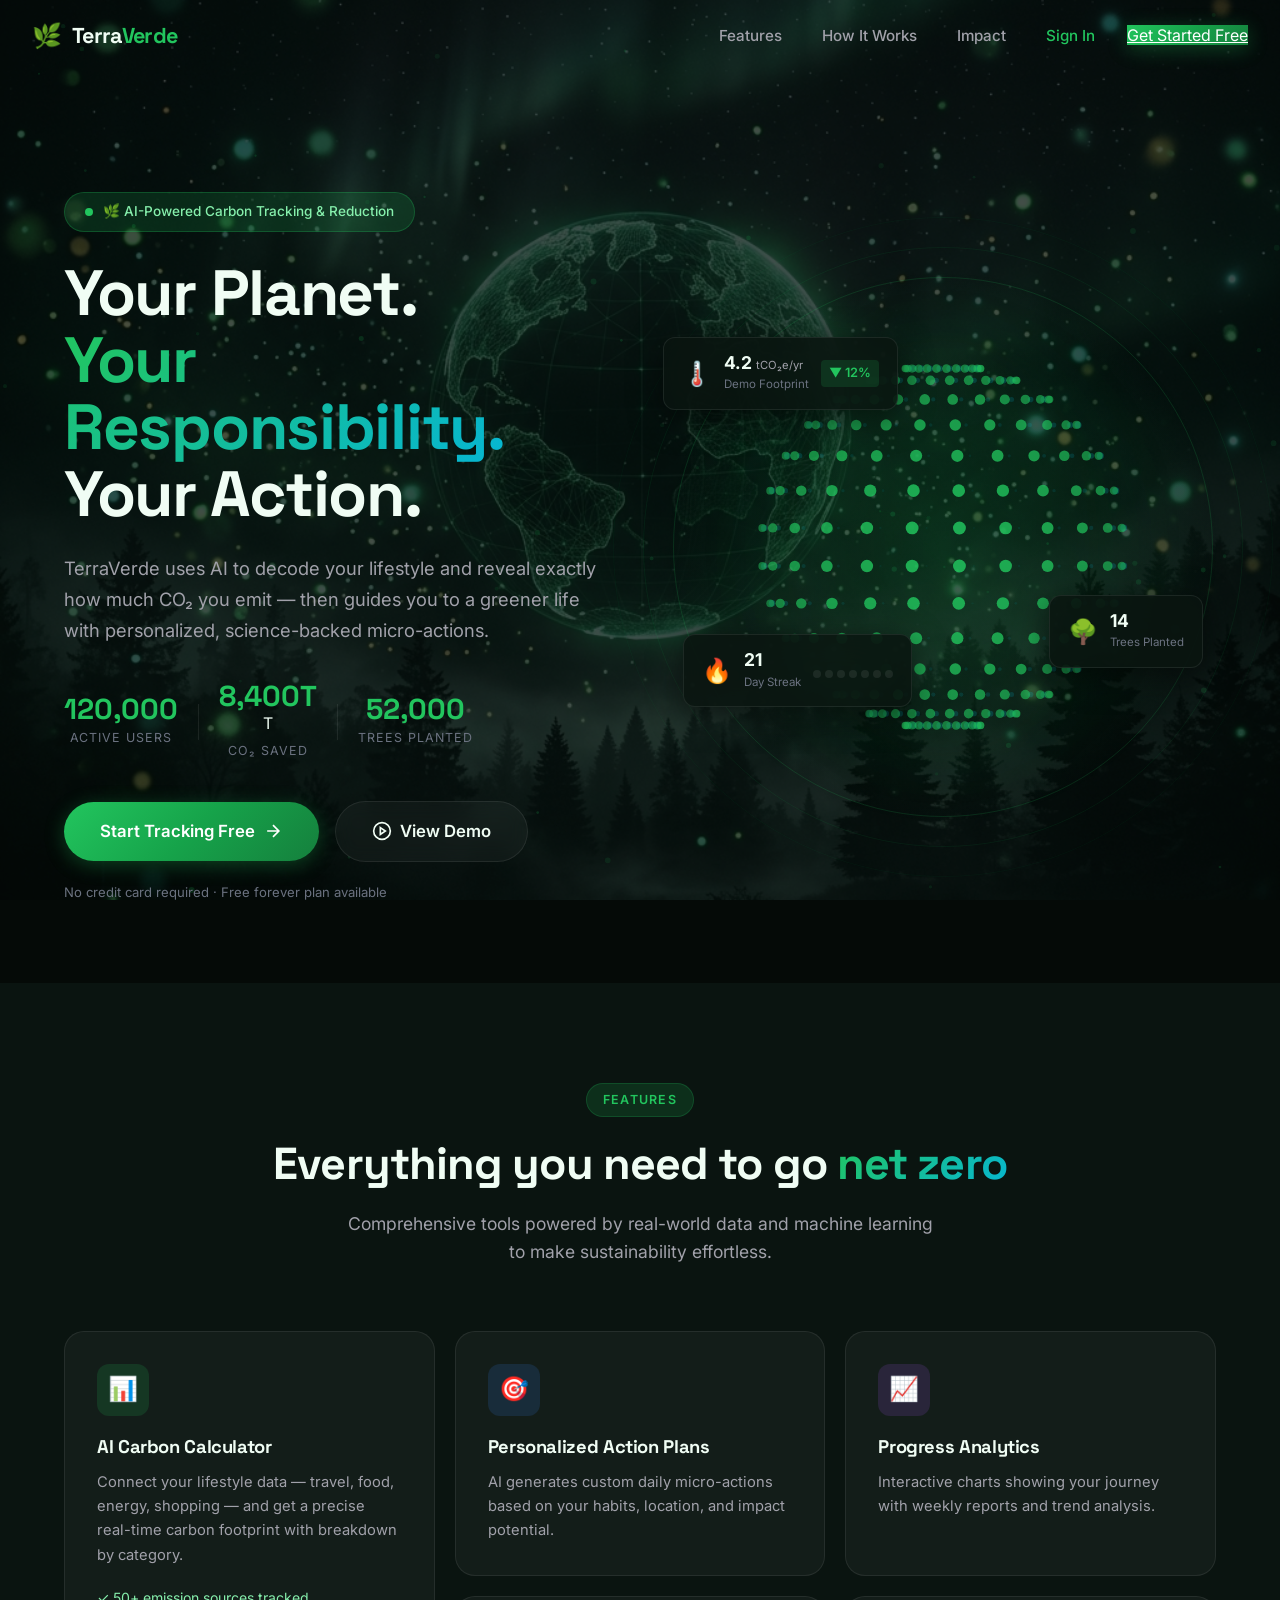
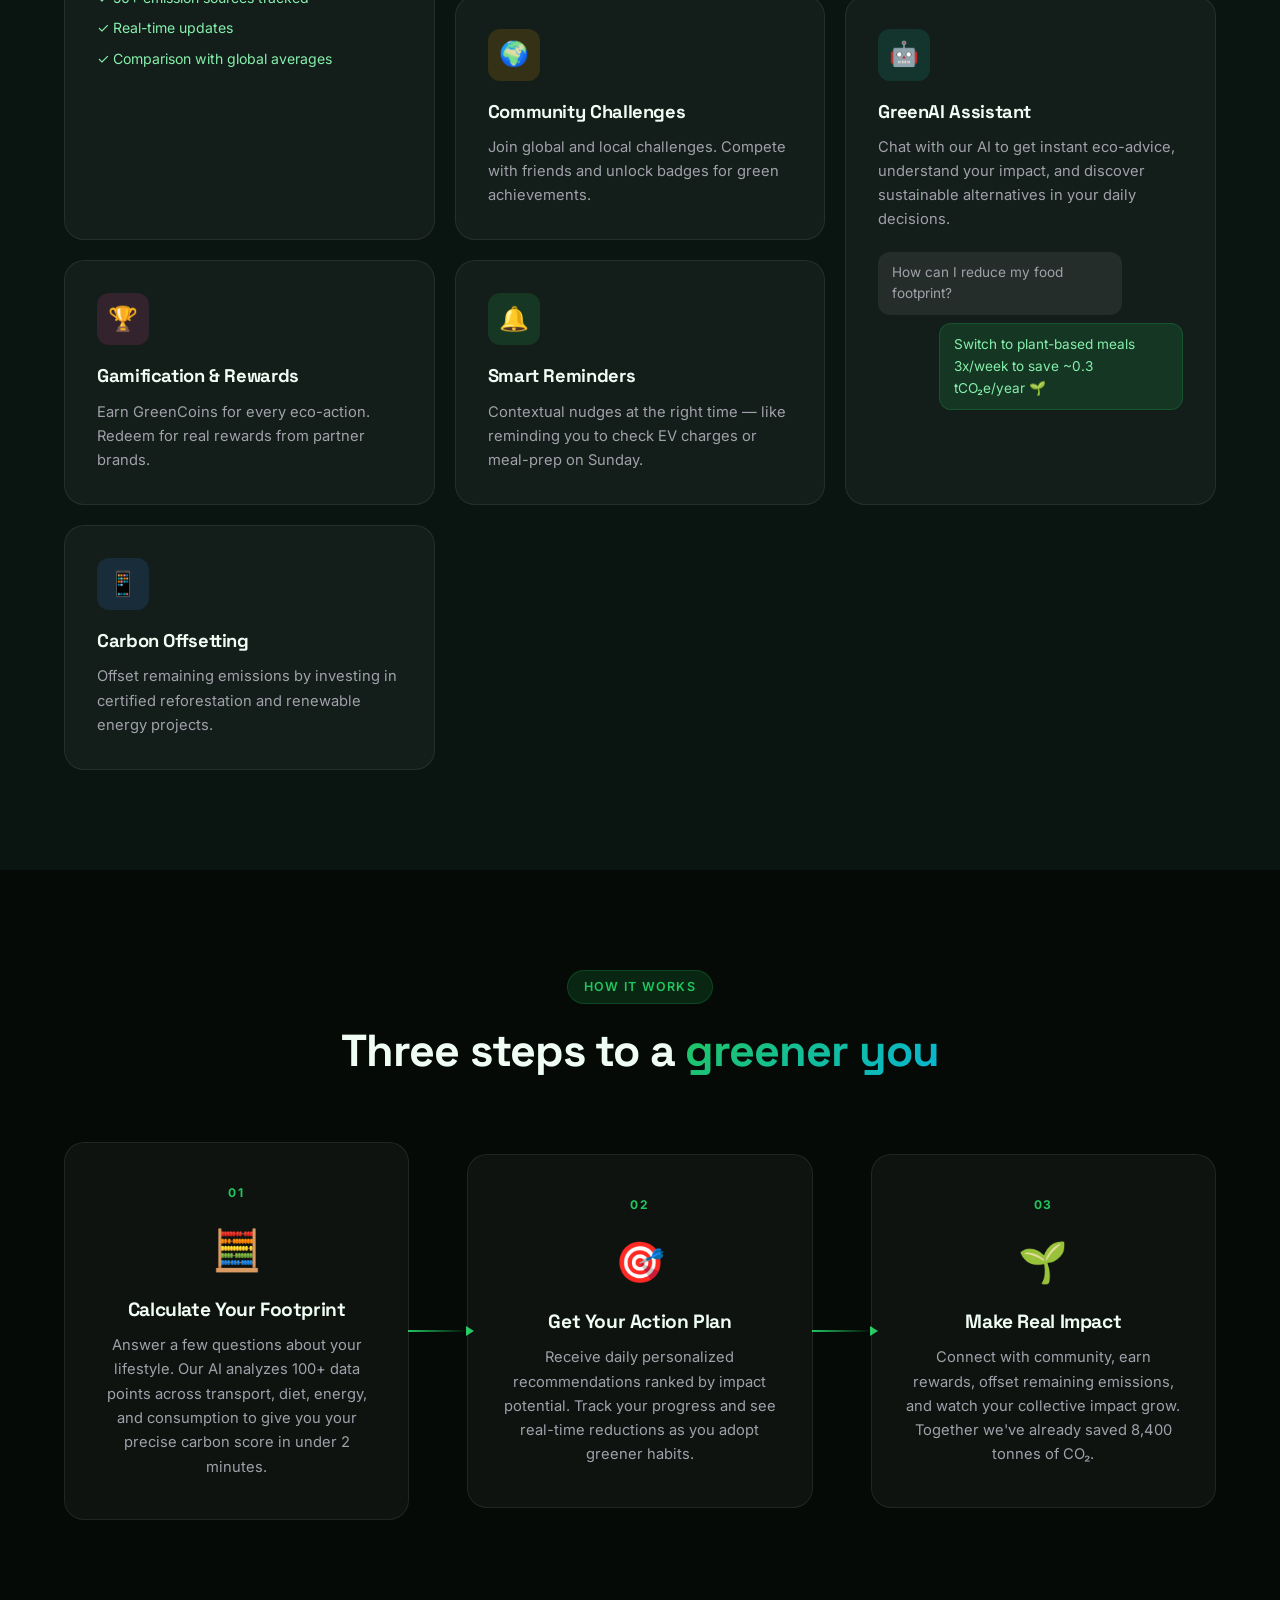
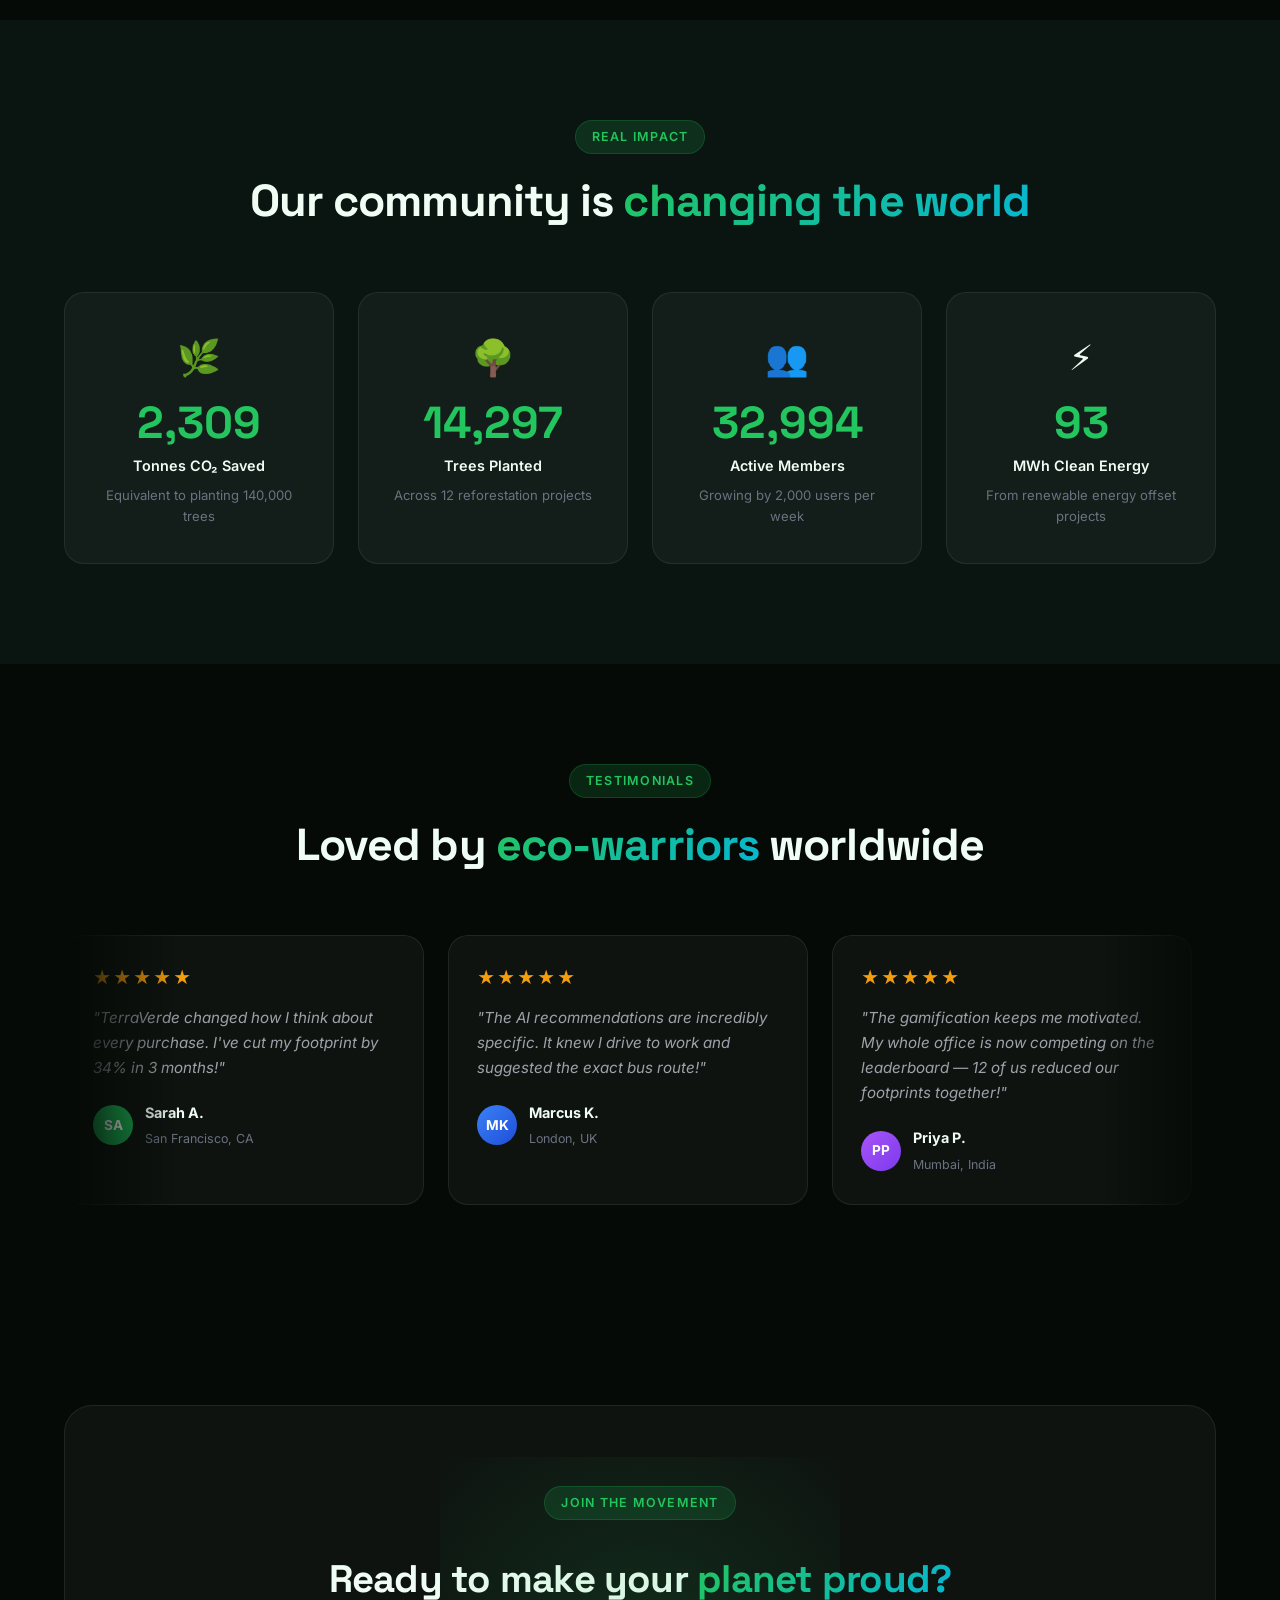
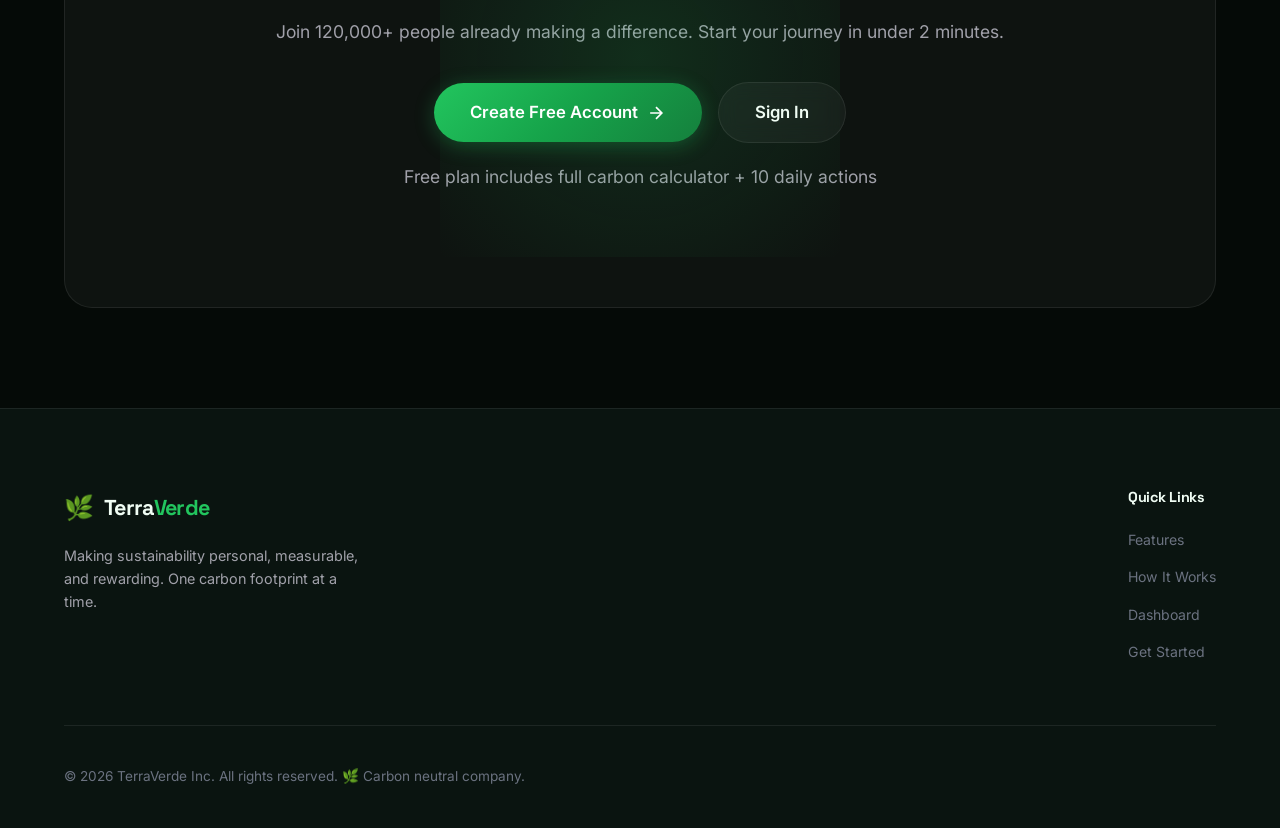
<file: index.html>
<!DOCTYPE html>
<html lang="en">
<head>
  <meta charset="UTF-8" />
  <meta name="viewport" content="width=device-width, initial-scale=1.0" />
  <meta name="color-scheme" content="dark" />
  <title>TerraVerde — Track. Reduce. Restore.</title>
  <meta name="description" content="TerraVerde helps you understand, track, and reduce your personal carbon footprint with AI-powered insights and real-time data. Join the planet's most intelligent sustainability movement." />
  <link rel="preconnect" href="https://fonts.googleapis.com" />
  <link rel="preconnect" href="https://fonts.gstatic.com" crossorigin />
  <link href="https://fonts.googleapis.com/css2?family=Inter:wght@300;400;500;600;700;800;900&family=Space+Grotesk:wght@300;400;500;600;700&display=swap" rel="stylesheet" />
  <link rel="stylesheet" href="styles.css" />
  <script>
    {
      const colorScheme = localStorage.getItem("color-scheme");
      if (colorScheme) {
        document.querySelector('meta[name="color-scheme"]').content = colorScheme;
      }
    }
  </script>
</head>
<body class="landing-body">

  <!-- Particle Canvas -->
  <canvas id="particle-canvas"></canvas>

  <!-- Animated BG Orbs -->
  <div class="bg-orbs">
    <div class="orb orb-1"></div>
    <div class="orb orb-2"></div>
    <div class="orb orb-3"></div>
  </div>

  <!-- =========== NAVBAR =========== -->
  <nav class="navbar" id="navbar">
    <div class="nav-container">
      <a href="index.html" class="nav-logo">
        <span class="logo-icon">🌿</span>
        <span class="logo-text">Terra<span class="logo-accent">Verde</span></span>
      </a>
      <ul class="nav-links" id="nav-links">
        <li><a href="#features" class="nav-link">Features</a></li>
        <li><a href="#how-it-works" class="nav-link">How It Works</a></li>
        <li><a href="#impact" class="nav-link">Impact</a></li>
        <li><a href="login.html" class="nav-link nav-cta-link">Sign In</a></li>
        <li><a href="signup.html" class="nav-btn btn-primary">Get Started Free</a></li>
      </ul>
      <button class="nav-hamburger" id="nav-hamburger" aria-label="Toggle menu">
        <span></span><span></span><span></span>
      </button>
    </div>
  </nav>

  <!-- =========== HERO SECTION =========== -->
  <section class="hero" id="hero">
    <div class="hero-content">
      <div class="hero-badge reveal-up">
        <span class="badge-dot"></span>
        <span>🌿 AI-Powered Carbon Tracking & Reduction</span>
      </div>
      <h1 class="hero-title reveal-up delay-1">
        Your Planet.<br/>
        <span class="gradient-text">Your Responsibility.</span><br/>
        Your Action.
      </h1>
      <p class="hero-subtitle reveal-up delay-2">
        TerraVerde uses AI to decode your lifestyle and reveal exactly how much CO₂ you emit — then guides you to a greener life with personalized, science-backed micro-actions.
      </p>
      <div class="hero-stats reveal-up delay-3">
        <div class="stat-pill">
          <span class="stat-num" id="stat-users" data-target="120000">0</span>
          <span class="stat-label">Active Users</span>
        </div>
        <div class="stat-divider"></div>
        <div class="stat-pill">
          <span class="stat-num" id="stat-co2" data-target="8400" data-suffix="T">0</span><span id="stat-co2-suffix">T</span>
          <span class="stat-label">CO₂ Saved</span>
        </div>
        <div class="stat-divider"></div>
        <div class="stat-pill">
          <span class="stat-num" id="stat-trees" data-target="52000">0</span>
          <span class="stat-label">Trees Planted</span>
        </div>
      </div>
      <div class="hero-cta reveal-up delay-4">
        <a href="signup.html" class="btn btn-primary btn-large btn-glow">
          <span>Start Tracking Free</span>
          <svg width="20" height="20" viewBox="0 0 24 24" fill="none" stroke="currentColor" stroke-width="2"><path d="M5 12h14M12 5l7 7-7 7"/></svg>
        </a>
        <a href="dashboard.html" class="btn btn-ghost btn-large">
          <svg width="20" height="20" viewBox="0 0 24 24" fill="none" stroke="currentColor" stroke-width="2"><circle cx="12" cy="12" r="10"/><polygon points="10 8 16 12 10 16 10 8"/></svg>
          <span>View Demo</span>
        </a>
      </div>
      <p class="hero-note reveal-up delay-5">No credit card required · Free forever plan available</p>
    </div>
    <div class="hero-visual reveal-right delay-2">
      <div class="globe-container">
        <div class="globe-glow"></div>
        <canvas id="globe-canvas" width="480" height="480"></canvas>
        <div class="globe-ring globe-ring-1"></div>
        <div class="globe-ring globe-ring-2"></div>
        <div class="globe-ring globe-ring-3"></div>
        <!-- Floating Cards -->
        <div class="floating-card card-co2">
          <div class="card-icon">🌡️</div>
          <div class="card-info">
            <span class="card-val"><span id="demo-footprint">0</span> <small>tCO₂e/yr</small></span>
            <span class="card-label">Demo Footprint</span>
          </div>
          <div class="card-trend down" id="demo-trend">▼ 0%</div>
        </div>
        <div class="floating-card card-streak">
          <div class="card-icon">🔥</div>
          <div class="card-info">
            <span class="card-val" id="demo-streak">0</span>
            <span class="card-label">Day Streak</span>
          </div>
          <div class="streak-dots" id="demo-streak-dots">
          </div>
        </div>
        <div class="floating-card card-trees">
          <div class="card-icon">🌳</div>
          <div class="card-info">
            <span class="card-val" id="demo-trees">0</span>
            <span class="card-label">Trees Planted</span>
          </div>
        </div>
      </div>
    </div>
  </section>

  <!-- =========== FEATURES SECTION =========== -->
  <section class="features section" id="features">
    <div class="container">
      <div class="section-header">
        <span class="section-tag">Features</span>
        <h2 class="section-title reveal-up">Everything you need to go <span class="gradient-text">net zero</span></h2>
        <p class="section-subtitle reveal-up delay-1">Comprehensive tools powered by real-world data and machine learning to make sustainability effortless.</p>
      </div>
      <div class="features-grid">
        <div class="feature-card card-large reveal-up">
          <div class="feature-icon-wrap icon-green">
            <span>📊</span>
          </div>
          <h3>AI Carbon Calculator</h3>
          <p>Connect your lifestyle data — travel, food, energy, shopping — and get a precise real-time carbon footprint with breakdown by category.</p>
          <ul class="feature-list">
            <li>✓ 50+ emission sources tracked</li>
            <li>✓ Real-time updates</li>
            <li>✓ Comparison with global averages</li>
          </ul>
        </div>
        <div class="feature-card reveal-up delay-1">
          <div class="feature-icon-wrap icon-blue">
            <span>🎯</span>
          </div>
          <h3>Personalized Action Plans</h3>
          <p>AI generates custom daily micro-actions based on your habits, location, and impact potential.</p>
        </div>
        <div class="feature-card reveal-up delay-2">
          <div class="feature-icon-wrap icon-purple">
            <span>📈</span>
          </div>
          <h3>Progress Analytics</h3>
          <p>Interactive charts showing your journey with weekly reports and trend analysis.</p>
        </div>
        <div class="feature-card reveal-up delay-1">
          <div class="feature-icon-wrap icon-orange">
            <span>🌍</span>
          </div>
          <h3>Community Challenges</h3>
          <p>Join global and local challenges. Compete with friends and unlock badges for green achievements.</p>
        </div>
        <div class="feature-card card-large reveal-up delay-2">
          <div class="feature-icon-wrap icon-teal">
            <span>🤖</span>
          </div>
          <h3>GreenAI Assistant</h3>
          <p>Chat with our AI to get instant eco-advice, understand your impact, and discover sustainable alternatives in your daily decisions.</p>
          <div class="chat-preview">
            <div class="chat-msg bot">How can I reduce my food footprint?</div>
            <div class="chat-msg user">Switch to plant-based meals 3x/week to save ~0.3 tCO₂e/year 🌱</div>
          </div>
        </div>
        <div class="feature-card reveal-up delay-3">
          <div class="feature-icon-wrap icon-pink">
            <span>🏆</span>
          </div>
          <h3>Gamification & Rewards</h3>
          <p>Earn GreenCoins for every eco-action. Redeem for real rewards from partner brands.</p>
        </div>
        <div class="feature-card reveal-up delay-1">
          <div class="feature-icon-wrap icon-green">
            <span>🔔</span>
          </div>
          <h3>Smart Reminders</h3>
          <p>Contextual nudges at the right time — like reminding you to check EV charges or meal-prep on Sunday.</p>
        </div>
        <div class="feature-card reveal-up delay-2">
          <div class="feature-icon-wrap icon-blue">
            <span>📱</span>
          </div>
          <h3>Carbon Offsetting</h3>
          <p>Offset remaining emissions by investing in certified reforestation and renewable energy projects.</p>
        </div>
      </div>
    </div>
  </section>

  <!-- =========== HOW IT WORKS =========== -->
  <section class="how-it-works section" id="how-it-works">
    <div class="container">
      <div class="section-header">
        <span class="section-tag">How It Works</span>
        <h2 class="section-title reveal-up">Three steps to a <span class="gradient-text">greener you</span></h2>
      </div>
      <div class="steps-container">
        <div class="step reveal-left">
          <div class="step-number">01</div>
          <div class="step-content">
            <div class="step-icon">🧮</div>
            <h3>Calculate Your Footprint</h3>
            <p>Answer a few questions about your lifestyle. Our AI analyzes 100+ data points across transport, diet, energy, and consumption to give you your precise carbon score in under 2 minutes.</p>
          </div>
        </div>
        <div class="step-connector"></div>
        <div class="step reveal-up delay-1">
          <div class="step-number">02</div>
          <div class="step-content">
            <div class="step-icon">🎯</div>
            <h3>Get Your Action Plan</h3>
            <p>Receive daily personalized recommendations ranked by impact potential. Track your progress and see real-time reductions as you adopt greener habits.</p>
          </div>
        </div>
        <div class="step-connector"></div>
        <div class="step reveal-right delay-2">
          <div class="step-number">03</div>
          <div class="step-content">
            <div class="step-icon">🌱</div>
            <h3>Make Real Impact</h3>
            <p>Connect with community, earn rewards, offset remaining emissions, and watch your collective impact grow. Together we've already saved 8,400 tonnes of CO₂.</p>
          </div>
        </div>
      </div>
    </div>
  </section>

  <!-- =========== IMPACT COUNTER =========== -->
  <section class="impact-section section" id="impact">
    <div class="impact-bg"></div>
    <div class="container">
      <div class="section-header">
        <span class="section-tag">Real Impact</span>
        <h2 class="section-title reveal-up">Our community is <span class="gradient-text">changing the world</span></h2>
      </div>
      <div class="impact-grid">
        <div class="impact-card reveal-up">
          <div class="impact-icon">🌿</div>
          <div class="impact-number counter" data-target="8400">0</div>
          <div class="impact-unit">Tonnes CO₂ Saved</div>
          <div class="impact-desc">Equivalent to planting 140,000 trees</div>
        </div>
        <div class="impact-card reveal-up delay-1">
          <div class="impact-icon">🌳</div>
          <div class="impact-number counter" data-target="52000">0</div>
          <div class="impact-unit">Trees Planted</div>
          <div class="impact-desc">Across 12 reforestation projects</div>
        </div>
        <div class="impact-card reveal-up delay-2">
          <div class="impact-icon">👥</div>
          <div class="impact-number counter" data-target="120000">0</div>
          <div class="impact-unit">Active Members</div>
          <div class="impact-desc">Growing by 2,000 users per week</div>
        </div>
        <div class="impact-card reveal-up delay-3">
          <div class="impact-icon">⚡</div>
          <div class="impact-number counter" data-target="340">0</div>
          <div class="impact-unit">MWh Clean Energy</div>
          <div class="impact-desc">From renewable energy offset projects</div>
        </div>
      </div>
    </div>
  </section>

  <!-- =========== TESTIMONIALS =========== -->
  <section class="testimonials section">
    <div class="container">
      <div class="section-header">
        <span class="section-tag">Testimonials</span>
        <h2 class="section-title reveal-up">Loved by <span class="gradient-text">eco-warriors</span> worldwide</h2>
      </div>
      <div class="testimonials-track">
        <div class="testimonials-inner" id="testimonials-inner">
          <div class="testimonial-card">
            <div class="t-stars">★★★★★</div>
            <p>"TerraVerde changed how I think about every purchase. I've cut my footprint by 34% in 3 months!"</p>
            <div class="t-author"><div class="t-avatar" style="background: linear-gradient(135deg, #22c55e, #16a34a)">SA</div><div><strong>Sarah A.</strong><br><small>San Francisco, CA</small></div></div>
          </div>
          <div class="testimonial-card">
            <div class="t-stars">★★★★★</div>
            <p>"The AI recommendations are incredibly specific. It knew I drive to work and suggested the exact bus route!"</p>
            <div class="t-author"><div class="t-avatar" style="background: linear-gradient(135deg, #3b82f6, #1d4ed8)">MK</div><div><strong>Marcus K.</strong><br><small>London, UK</small></div></div>
          </div>
          <div class="testimonial-card">
            <div class="t-stars">★★★★★</div>
            <p>"The gamification keeps me motivated. My whole office is now competing on the leaderboard — 12 of us reduced our footprints together!"</p>
            <div class="t-author"><div class="t-avatar" style="background: linear-gradient(135deg, #a855f7, #7c3aed)">PP</div><div><strong>Priya P.</strong><br><small>Mumbai, India</small></div></div>
          </div>
          <div class="testimonial-card">
            <div class="t-stars">★★★★★</div>
            <p>"Finally an app that doesn't guilt-trip you. It celebrates every small step and makes sustainability feel achievable."</p>
            <div class="t-author"><div class="t-avatar" style="background: linear-gradient(135deg, #f59e0b, #d97706)">JL</div><div><strong>James L.</strong><br><small>Toronto, Canada</small></div></div>
          </div>
          <div class="testimonial-card">
            <div class="t-stars">★★★★★</div>
            <p>"As a sustainability consultant, I recommend TerraVerde to all my clients. The data accuracy is impressive."</p>
            <div class="t-author"><div class="t-avatar" style="background: linear-gradient(135deg, #06b6d4, #0891b2)">EV</div><div><strong>Elena V.</strong><br><small>Stockholm, Sweden</small></div></div>
          </div>
          <!-- Duplicate for seamless loop -->
          <div class="testimonial-card">
            <div class="t-stars">★★★★★</div>
            <p>"TerraVerde changed how I think about every purchase. I've cut my footprint by 34% in 3 months!"</p>
            <div class="t-author"><div class="t-avatar" style="background: linear-gradient(135deg, #22c55e, #16a34a)">SA</div><div><strong>Sarah A.</strong><br><small>San Francisco, CA</small></div></div>
          </div>
          <div class="testimonial-card">
            <div class="t-stars">★★★★★</div>
            <p>"The AI recommendations are incredibly specific. It knew I drive to work and suggested the exact bus route!"</p>
            <div class="t-author"><div class="t-avatar" style="background: linear-gradient(135deg, #3b82f6, #1d4ed8)">MK</div><div><strong>Marcus K.</strong><br><small>London, UK</small></div></div>
          </div>
          <div class="testimonial-card">
            <div class="t-stars">★★★★★</div>
            <p>"The gamification keeps me motivated. My whole office is now competing on the leaderboard!"</p>
            <div class="t-author"><div class="t-avatar" style="background: linear-gradient(135deg, #a855f7, #7c3aed)">PP</div><div><strong>Priya P.</strong><br><small>Mumbai, India</small></div></div>
          </div>
        </div>
      </div>
    </div>
  </section>

  <!-- =========== CTA SECTION =========== -->
  <section class="cta-section section">
    <div class="container">
      <div class="cta-box reveal-up">
        <div class="cta-glow"></div>
        <span class="section-tag">Join The Movement</span>
        <h2>Ready to make your <span class="gradient-text">planet proud?</span></h2>
        <p>Join 120,000+ people already making a difference. Start your journey in under 2 minutes.</p>
        <div class="cta-actions">
          <a href="signup.html" class="btn btn-primary btn-large btn-glow">
            <span>Create Free Account</span>
            <svg width="20" height="20" viewBox="0 0 24 24" fill="none" stroke="currentColor" stroke-width="2"><path d="M5 12h14M12 5l7 7-7 7"/></svg>
          </a>
          <a href="login.html" class="btn btn-ghost btn-large">Sign In</a>
        </div>
        <p class="cta-note">Free plan includes full carbon calculator + 10 daily actions</p>
      </div>
    </div>
  </section>

  <!-- =========== FOOTER =========== -->
  <footer class="footer">
    <div class="container">
      <div class="footer-top">
        <div class="footer-brand">
          <a href="index.html" class="nav-logo">
            <span class="logo-icon">🌿</span>
            <span class="logo-text">Terra<span class="logo-accent">Verde</span></span>
          </a>
          <p>Making sustainability personal, measurable, and rewarding. One carbon footprint at a time.</p>
        </div>
        <div class="footer-links">
          <div class="footer-col">
            <h4>Quick Links</h4>
            <ul>
              <li><a href="#features">Features</a></li>
              <li><a href="#how-it-works">How It Works</a></li>
              <li><a href="dashboard.html">Dashboard</a></li>
              <li><a href="signup.html">Get Started</a></li>
            </ul>
          </div>
        </div>
      </div>
      <div class="footer-bottom">
        <p>© 2026 TerraVerde Inc. All rights reserved. 🌿 Carbon neutral company.</p>
      </div>
    </div>
  </footer>

  <script src="app.js"></script>
</body>
</html>
</file>
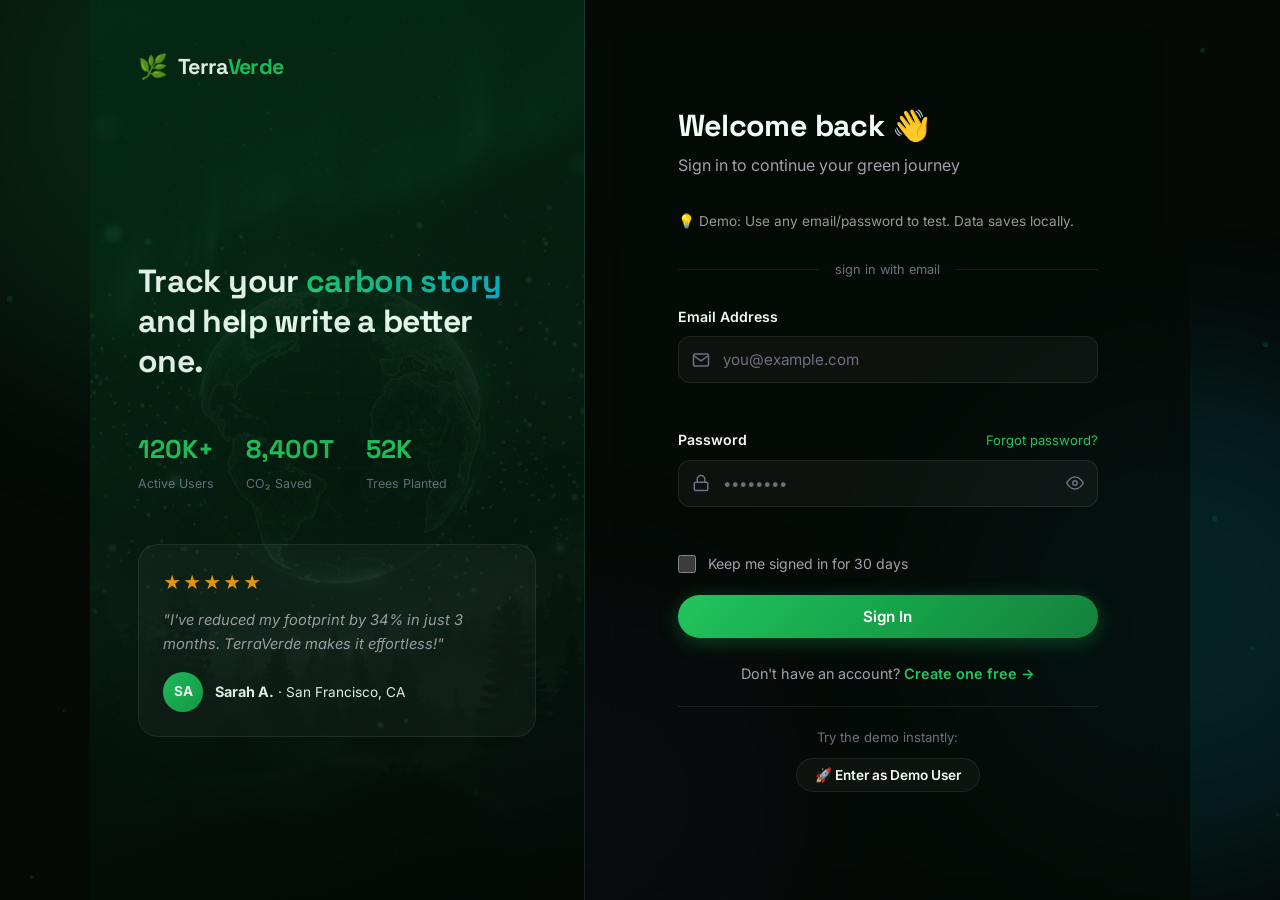
<file: login.html>
<!DOCTYPE html>
<html lang="en">
<head>
  <meta charset="UTF-8" />
  <meta name="viewport" content="width=device-width, initial-scale=1.0" />
  <meta name="color-scheme" content="dark" />
  <title>Sign In — TerraVerde</title>
  <meta name="description" content="Sign in to your TerraVerde account and continue your sustainability journey." />
  <link rel="preconnect" href="https://fonts.googleapis.com" />
  <link rel="preconnect" href="https://fonts.gstatic.com" crossorigin />
  <link href="https://fonts.googleapis.com/css2?family=Inter:wght@300;400;500;600;700;800;900&family=Space+Grotesk:wght@300;400;500;600;700&display=swap" rel="stylesheet" />
  <link rel="stylesheet" href="styles.css" />
</head>
<body class="auth-body">

  <canvas id="particle-canvas"></canvas>
  <div class="bg-orbs">
    <div class="orb orb-1"></div>
    <div class="orb orb-2"></div>
    <div class="orb orb-3"></div>
  </div>

  <div class="auth-container">
    <!-- Left Panel -->
    <div class="auth-left">
      <a href="index.html" class="nav-logo auth-brand-logo">
        <span class="logo-icon">🌿</span>
        <span class="logo-text">Terra<span class="logo-accent">Verde</span></span>
      </a>
      <div class="auth-left-content">
        <h2 class="auth-headline">Track your <span class="gradient-text">carbon story</span> and help write a better one.</h2>
        <div class="auth-stats">
          <div class="auth-stat">
            <span class="auth-stat-num">120K+</span>
            <span class="auth-stat-label">Active Users</span>
          </div>
          <div class="auth-stat">
            <span class="auth-stat-num">8,400T</span>
            <span class="auth-stat-label">CO₂ Saved</span>
          </div>
          <div class="auth-stat">
            <span class="auth-stat-num">52K</span>
            <span class="auth-stat-label">Trees Planted</span>
          </div>
        </div>
        <div class="auth-testimonial">
          <div class="t-stars">★★★★★</div>
          <p>"I've reduced my footprint by 34% in just 3 months. TerraVerde makes it effortless!"</p>
          <div class="t-author">
            <div class="t-avatar" style="background: linear-gradient(135deg, #22c55e, #16a34a)">SA</div>
            <div><strong>Sarah A.</strong> · San Francisco, CA</div>
          </div>
        </div>
      </div>
      <div class="auth-left-bg"></div>
    </div>

    <!-- Right Panel - Form -->
    <div class="auth-right">
      <div class="auth-form-wrap">
        <div class="auth-form-header">
          <h1>Welcome back 👋</h1>
          <p>Sign in to continue your green journey</p>
        </div>

        <!-- Social Auth -->
        <div class="auth-note-social">
          <p style="font-size: 0.85rem; color: #999; margin-bottom: 1rem;">💡 Demo: Use any email/password to test. Data saves locally.</p>
        </div>

        <div class="divider"><span>sign in with email</span></div>

        <!-- Login Form -->
        <form class="auth-form" id="login-form" novalidate>
          <div class="form-group">
            <label for="email">Email Address</label>
            <div class="input-wrap">
              <span class="input-icon">
                <svg width="18" height="18" viewBox="0 0 24 24" fill="none" stroke="currentColor" stroke-width="2"><path d="M4 4h16c1.1 0 2 .9 2 2v12c0 1.1-.9 2-2 2H4c-1.1 0-2-.9-2-2V6c0-1.1.9-2 2-2z"/><polyline points="22,6 12,13 2,6"/></svg>
              </span>
              <input type="email" id="email" name="email" placeholder="you@example.com" autocomplete="email" required />
            </div>
            <span class="field-error" id="email-error"></span>
          </div>
          <div class="form-group">
            <label for="password">
              Password
              <a href="#" class="forgot-link">Forgot password?</a>
            </label>
            <div class="input-wrap">
              <span class="input-icon">
                <svg width="18" height="18" viewBox="0 0 24 24" fill="none" stroke="currentColor" stroke-width="2"><rect x="3" y="11" width="18" height="11" rx="2" ry="2"/><path d="M7 11V7a5 5 0 0110 0v4"/></svg>
              </span>
              <input type="password" id="password" name="password" placeholder="••••••••" autocomplete="current-password" required />
              <button type="button" class="toggle-pass" id="toggle-pass" aria-label="Toggle password visibility">
                <svg width="18" height="18" viewBox="0 0 24 24" fill="none" stroke="currentColor" stroke-width="2"><path d="M1 12s4-8 11-8 11 8 11 8-4 8-11 8-11-8-11-8z"/><circle cx="12" cy="12" r="3"/></svg>
              </button>
            </div>
            <span class="field-error" id="pass-error"></span>
          </div>
          <div class="form-check">
            <input type="checkbox" id="remember-me" name="remember-me" />
            <label for="remember-me">Keep me signed in for 30 days</label>
          </div>
          <button type="submit" class="btn btn-primary btn-full btn-glow" id="login-btn">
            <span class="btn-text">Sign In</span>
            <span class="btn-spinner" hidden>
              <svg width="20" height="20" viewBox="0 0 24 24" fill="none" stroke="currentColor" stroke-width="2" class="spin"><path d="M12 2v4M12 18v4M4.93 4.93l2.83 2.83M16.24 16.24l2.83 2.83M2 12h4M18 12h4M4.93 19.07l2.83-2.83M16.24 7.76l2.83-2.83"/></svg>
            </span>
          </button>
        </form>

        <p class="auth-switch">Don't have an account? <a href="signup.html">Create one free →</a></p>

        <div class="demo-login">
          <p>Try the demo instantly:</p>
          <button class="btn btn-ghost btn-sm" id="demo-btn" onclick="demoLogin()">
            🚀 Enter as Demo User
          </button>
        </div>
      </div>
    </div>
  </div>

  <script src="app.js"></script>
  <script>
    // Login logic
    document.getElementById('login-form').addEventListener('submit', function(e) {
      e.preventDefault();
      const email = document.getElementById('email').value;
      const pass = document.getElementById('password').value;
      let valid = true;

      document.getElementById('email-error').textContent = '';
      document.getElementById('pass-error').textContent = '';

      if (!email || !/^[^\s@]+@[^\s@]+\.[^\s@]+$/.test(email)) {
        document.getElementById('email-error').textContent = 'Please enter a valid email address';
        valid = false;
      }
      if (!pass || pass.length < 6) {
        document.getElementById('pass-error').textContent = 'Password must be at least 6 characters';
        valid = false;
      }
      if (!valid) return;

      const btn = document.getElementById('login-btn');
      btn.querySelector('.btn-text').hidden = true;
      btn.querySelector('.btn-spinner').hidden = false;
      btn.disabled = true;

      setTimeout(() => {
        // Store user session
        localStorage.setItem('tv_user', JSON.stringify({ name: 'Alex Green', email, avatar: 'AG', score: 4.2, level: 'Eco Warrior' }));
        window.location.href = 'dashboard.html';
      }, 1500);
    });

    function socialLogin(provider) {
      const btn = event.currentTarget;
      btn.textContent = `Connecting to ${provider}...`;
      btn.disabled = true;
      setTimeout(() => {
        localStorage.setItem('tv_user', JSON.stringify({ name: 'Alex Green', email: 'alex@example.com', avatar: 'AG', score: 4.2, level: 'Eco Warrior' }));
        window.location.href = 'dashboard.html';
      }, 1200);
    }

    function demoLogin() {
      localStorage.setItem('tv_user', JSON.stringify({ name: 'Demo User', email: 'demo@terraverde.earth', avatar: 'DU', score: 6.8, level: 'Green Starter' }));
      window.location.href = 'dashboard.html';
    }

    // Toggle password visibility
    document.getElementById('toggle-pass').addEventListener('click', function() {
      const input = document.getElementById('password');
      input.type = input.type === 'password' ? 'text' : 'password';
    });
  </script>
</body>
</html>
</file>
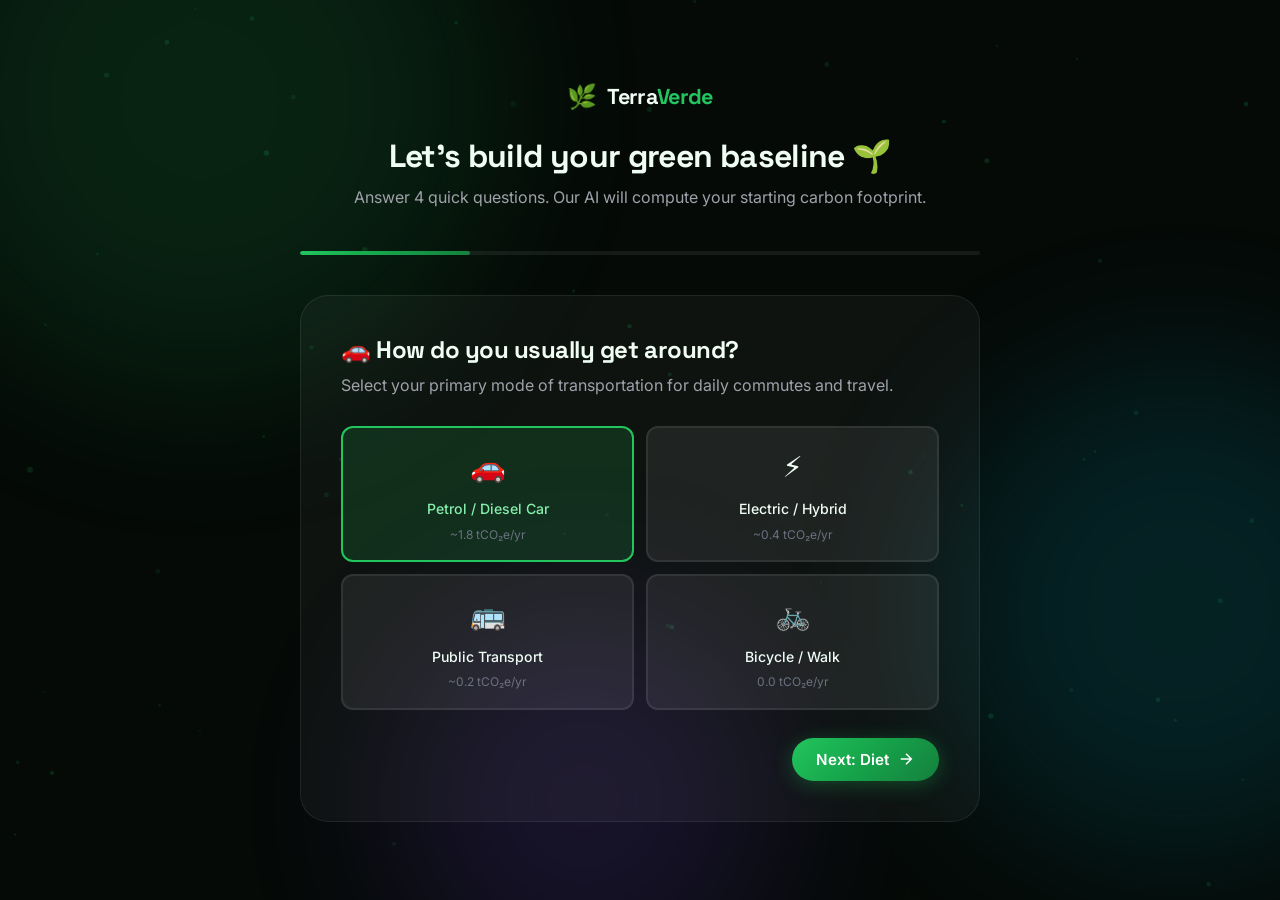
<file: onboarding.html>
<!DOCTYPE html>
<html lang="en">
<head>
  <meta charset="UTF-8" />
  <meta name="viewport" content="width=device-width, initial-scale=1.0" />
  <meta name="color-scheme" content="dark" />
  <title>Calculate Your Footprint — TerraVerde</title>
  <meta name="description" content="Set up your carbon tracking baseline in under 2 minutes." />
  <link rel="preconnect" href="https://fonts.googleapis.com" />
  <link rel="preconnect" href="https://fonts.gstatic.com" crossorigin />
  <link href="https://fonts.googleapis.com/css2?family=Inter:wght@300;400;500;600;700;800;900&family=Space+Grotesk:wght@300;400;500;600;700&display=swap" rel="stylesheet" />
  <link rel="stylesheet" href="styles.css" />
</head>
<body class="onboarding-body">

  <!-- Particle Canvas -->
  <canvas id="particle-canvas"></canvas>

  <!-- BG Orbs -->
  <div class="bg-orbs">
    <div class="orb orb-1"></div>
    <div class="orb orb-2"></div>
    <div class="orb orb-3"></div>
  </div>

  <div class="onboarding-container">
    <div class="onboarding-header">
      <a href="index.html" class="nav-logo" style="justify-content: center; margin-bottom: 20px;">
        <span class="logo-icon">🌿</span>
        <span class="logo-text">Terra<span class="logo-accent">Verde</span></span>
      </a>
      <h1>Let's build your green baseline 🌱</h1>
      <p>Answer 4 quick questions. Our AI will compute your starting carbon footprint.</p>
    </div>

    <!-- Progress Indicator -->
    <div class="progress-bar-wrap">
      <div class="progress-fill" id="onboard-progress" style="width: 25%;"></div>
    </div>

    <!-- STEP 1: TRANSPORT -->
    <div class="step-panel active" id="step-1">
      <div class="step-panel-inner">
        <h2>🚗 How do you usually get around?</h2>
        <p>Select your primary mode of transportation for daily commutes and travel.</p>
        
        <div class="option-grid">
          <div class="option-btn selected" data-value="1.8" data-category="transport">
            <span class="opt-icon">🚗</span>
            <span class="opt-label">Petrol / Diesel Car</span>
            <span class="opt-co2">~1.8 tCO₂e/yr</span>
          </div>
          <div class="option-btn" data-value="0.4" data-category="transport">
            <span class="opt-icon">⚡</span>
            <span class="opt-label">Electric / Hybrid</span>
            <span class="opt-co2">~0.4 tCO₂e/yr</span>
          </div>
          <div class="option-btn" data-value="0.2" data-category="transport">
            <span class="opt-icon">🚌</span>
            <span class="opt-label">Public Transport</span>
            <span class="opt-co2">~0.2 tCO₂e/yr</span>
          </div>
          <div class="option-btn" data-value="0.0" data-category="transport">
            <span class="opt-icon">🚲</span>
            <span class="opt-label">Bicycle / Walk</span>
            <span class="opt-co2">0.0 tCO₂e/yr</span>
          </div>
        </div>

        <div class="step-actions">
          <div></div> <!-- Spacer -->
          <button class="btn btn-primary" onclick="nextStep(1)">
            <span>Next: Diet</span>
            <svg width="18" height="18" viewBox="0 0 24 24" fill="none" stroke="currentColor" stroke-width="2"><path d="M5 12h14M12 5l7 7-7 7"/></svg>
          </button>
        </div>
      </div>
    </div>

    <!-- STEP 2: DIET -->
    <div class="step-panel" id="step-2">
      <div class="step-panel-inner">
        <h2>🥗 What best describes your diet?</h2>
        <p>Your eating habits make up a significant portion of your daily ecological impact.</p>
        
        <div class="option-grid">
          <div class="option-btn" data-value="2.1" data-category="food">
            <span class="opt-icon">🥩</span>
            <span class="opt-label">Meat Lover</span>
            <span class="opt-co2">~2.1 tCO₂e/yr</span>
          </div>
          <div class="option-btn selected" data-value="1.1" data-category="food">
            <span class="opt-icon">🍖</span>
            <span class="opt-label">Flexitarian (Average)</span>
            <span class="opt-co2">~1.1 tCO₂e/yr</span>
          </div>
          <div class="option-btn" data-value="0.7" data-category="food">
            <span class="opt-icon">🧀</span>
            <span class="opt-label">Vegetarian</span>
            <span class="opt-co2">~0.7 tCO₂e/yr</span>
          </div>
          <div class="option-btn" data-value="0.4" data-category="food">
            <span class="opt-icon">🌱</span>
            <span class="opt-label">Vegan</span>
            <span class="opt-co2">~0.4 tCO₂e/yr</span>
          </div>
        </div>

        <div class="step-actions">
          <button class="btn btn-ghost" onclick="prevStep(2)">
            <svg width="18" height="18" viewBox="0 0 24 24" fill="none" stroke="currentColor" stroke-width="2"><path d="M19 12H5M12 19l-7-7 7-7"/></svg>
            <span>Back</span>
          </button>
          <button class="btn btn-primary" onclick="nextStep(2)">
            <span>Next: Energy</span>
            <svg width="18" height="18" viewBox="0 0 24 24" fill="none" stroke="currentColor" stroke-width="2"><path d="M5 12h14M12 5l7 7-7 7"/></svg>
          </button>
        </div>
      </div>
    </div>

    <!-- STEP 3: HOME ENERGY -->
    <div class="step-panel" id="step-3">
      <div class="step-panel-inner">
        <h2>⚡ How is your home powered?</h2>
        <p>Home heating, cooling, and electrical grids account for major carbon emissions.</p>
        
        <div class="option-grid">
          <div class="option-btn" data-value="1.5" data-category="energy">
            <span class="opt-icon">🏭</span>
            <span class="opt-label">Coal / Natural Gas Grid</span>
            <span class="opt-co2">~1.5 tCO₂e/yr</span>
          </div>
          <div class="option-btn selected" data-value="0.8" data-category="energy">
            <span class="opt-icon">⚡</span>
            <span class="opt-label">Mixed Grid (Average)</span>
            <span class="opt-co2">~0.8 tCO₂e/yr</span>
          </div>
          <div class="option-btn" data-value="0.1" data-category="energy">
            <span class="opt-icon">☀️</span>
            <span class="opt-label">100% Green / Solar</span>
            <span class="opt-co2">~0.1 tCO₂e/yr</span>
          </div>
          <div class="option-btn" data-value="0.3" data-category="energy">
            <span class="opt-icon">🏡</span>
            <span class="opt-label">Energy Saving Smart Home</span>
            <span class="opt-co2">~0.3 tCO₂e/yr</span>
          </div>
        </div>

        <div class="step-actions">
          <button class="btn btn-ghost" onclick="prevStep(3)">
            <svg width="18" height="18" viewBox="0 0 24 24" fill="none" stroke="currentColor" stroke-width="2"><path d="M19 12H5M12 19l-7-7 7-7"/></svg>
            <span>Back</span>
          </button>
          <button class="btn btn-primary" onclick="nextStep(3)">
            <span>Next: Shopping</span>
            <svg width="18" height="18" viewBox="0 0 24 24" fill="none" stroke="currentColor" stroke-width="2"><path d="M5 12h14M12 5l7 7-7 7"/></svg>
          </button>
        </div>
      </div>
    </div>

    <!-- STEP 4: SHOPPING -->
    <div class="step-panel" id="step-4">
      <div class="step-panel-inner">
        <h2>🛍️ What are your shopping habits?</h2>
        <p>Purchases of clothing, electronics, and goods carry hidden manufacturing footprint cost.</p>
        
        <div class="option-grid">
          <div class="option-btn" data-value="1.2" data-category="shopping">
            <span class="opt-icon">🛍️</span>
            <span class="opt-label">Frequent (New Trends)</span>
            <span class="opt-co2">~1.2 tCO₂e/yr</span>
          </div>
          <div class="option-btn selected" data-value="0.6" data-category="shopping">
            <span class="opt-icon">📦</span>
            <span class="opt-label">Moderate (Average)</span>
            <span class="opt-co2">~0.6 tCO₂e/yr</span>
          </div>
          <div class="option-btn" data-value="0.2" data-category="shopping">
            <span class="opt-icon">👕</span>
            <span class="opt-label">Minimalist (Essential Only)</span>
            <span class="opt-co2">~0.2 tCO₂e/yr</span>
          </div>
          <div class="option-btn" data-value="0.1" data-category="shopping">
            <span class="opt-icon">💚</span>
            <span class="opt-label">Eco-Conscious / Secondhand</span>
            <span class="opt-co2">~0.1 tCO₂e/yr</span>
          </div>
        </div>

        <div class="step-actions">
          <button class="btn btn-ghost" onclick="prevStep(4)">
            <svg width="18" height="18" viewBox="0 0 24 24" fill="none" stroke="currentColor" stroke-width="2"><path d="M19 12H5M12 19l-7-7 7-7"/></svg>
            <span>Back</span>
          </button>
          <button class="btn btn-primary btn-glow" onclick="finishOnboarding()">
            <span>Calculate My Footprint 🌱</span>
          </button>
        </div>
      </div>
    </div>

  </div>

  <script src="app.js"></script>
  <script>
    // Selection state object
    const scores = {
      transport: 1.8,
      food: 1.1,
      energy: 0.8,
      shopping: 0.6
    };

    // Option selection handler
    document.querySelectorAll('.option-btn').forEach(btn => {
      btn.addEventListener('click', function() {
        const cat = this.getAttribute('data-category');
        const val = parseFloat(this.getAttribute('data-value'));
        
        // Remove selection from siblings
        this.parentElement.querySelectorAll('.option-btn').forEach(sibling => {
          sibling.classList.remove('selected');
        });
        
        // Add selected class to active
        this.classList.add('selected');
        scores[cat] = val;
      });
    });

    function nextStep(current) {
      document.getElementById(`step-${current}`).classList.remove('active');
      document.getElementById(`step-${current + 1}`).classList.add('active');
      
      const pct = (current + 1) * 25;
      document.getElementById('onboard-progress').style.width = `${pct}%`;
    }

    function prevStep(current) {
      document.getElementById(`step-${current}`).classList.remove('active');
      document.getElementById(`step-${current - 1}`).classList.add('active');
      
      const pct = (current - 1) * 25;
      document.getElementById('onboard-progress').style.width = `${pct}%`;
    }

    function finishOnboarding() {
      // Get current user details from local storage or set default demo values
      let user = JSON.parse(localStorage.getItem('tv_user'));
      if (!user) {
        user = { name: 'Alex Green', email: 'alex@example.com', avatar: 'AG', level: 'Green Starter' };
      }

      // Calculate total footprint
      const totalScore = parseFloat((scores.transport + scores.food + scores.energy + scores.shopping).toFixed(1));
      
      // Update session values
      user.score = totalScore;
      user.categories = { ...scores };
      user.isNew = false;

      // Save user to storage
      localStorage.setItem('tv_user', JSON.stringify(user));
      
      // Redirect
      window.location.href = 'dashboard.html';
    }
  </script>
</body>
</html>
</file>
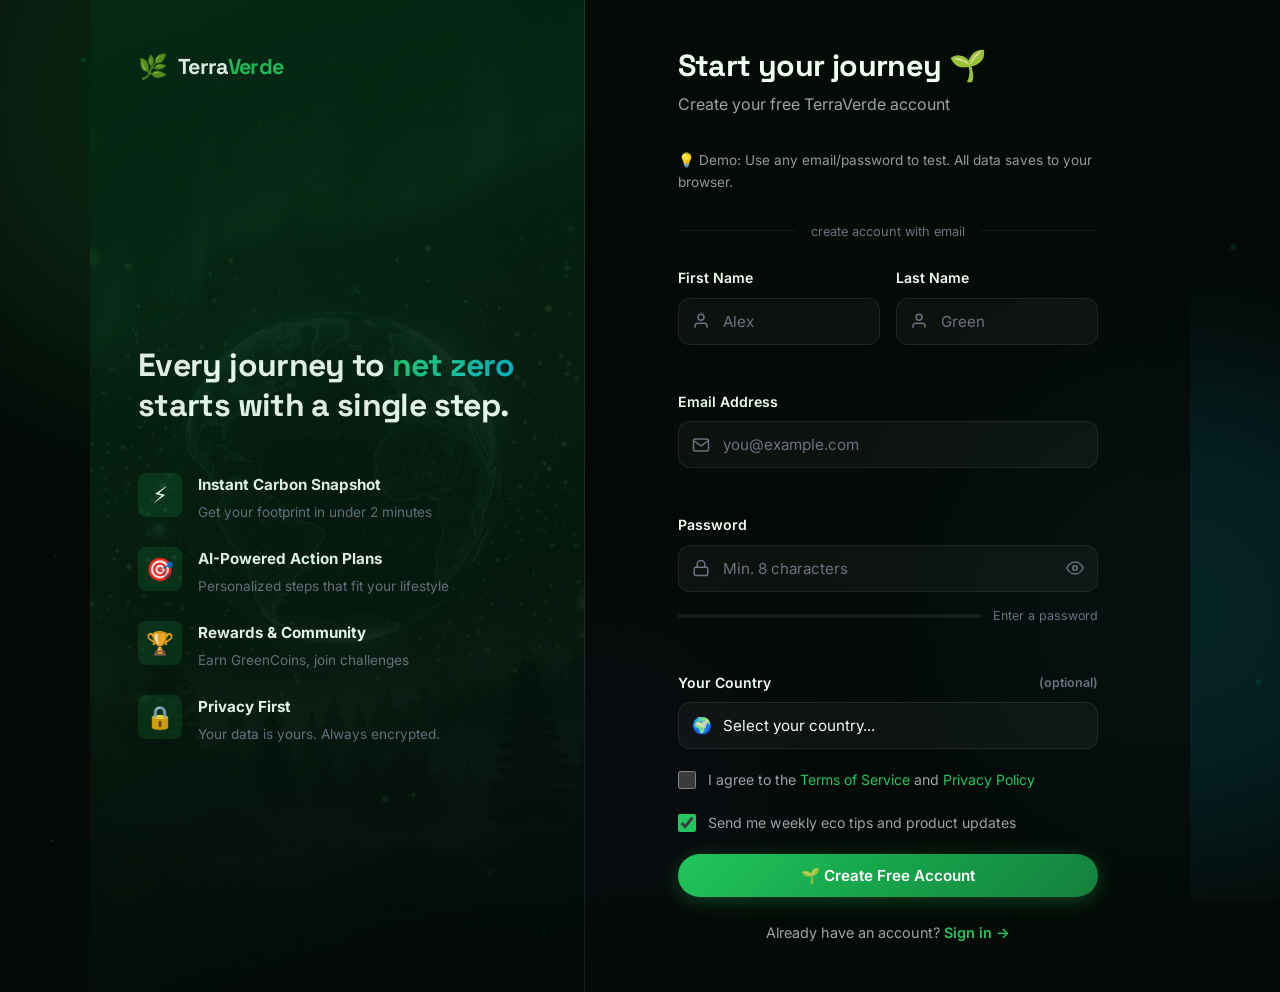
<file: signup.html>
<!DOCTYPE html>
<html lang="en">
<head>
  <meta charset="UTF-8" />
  <meta name="viewport" content="width=device-width, initial-scale=1.0" />
  <meta name="color-scheme" content="dark" />
  <title>Create Account — TerraVerde</title>
  <meta name="description" content="Join TerraVerde and start your journey to a carbon-neutral lifestyle today." />
  <link rel="preconnect" href="https://fonts.googleapis.com" />
  <link rel="preconnect" href="https://fonts.gstatic.com" crossorigin />
  <link href="https://fonts.googleapis.com/css2?family=Inter:wght@300;400;500;600;700;800;900&family=Space+Grotesk:wght@300;400;500;600;700&display=swap" rel="stylesheet" />
  <link rel="stylesheet" href="styles.css" />
</head>
<body class="auth-body">

  <canvas id="particle-canvas"></canvas>
  <div class="bg-orbs">
    <div class="orb orb-1"></div>
    <div class="orb orb-2"></div>
    <div class="orb orb-3"></div>
  </div>

  <div class="auth-container">
    <!-- Left Panel -->
    <div class="auth-left">
      <a href="index.html" class="nav-logo auth-brand-logo">
        <span class="logo-icon">🌿</span>
        <span class="logo-text">Terra<span class="logo-accent">Verde</span></span>
      </a>
      <div class="auth-left-content">
        <h2 class="auth-headline">Every journey to <span class="gradient-text">net zero</span> starts with a single step.</h2>
        <div class="auth-benefits">
          <div class="benefit-item">
            <span class="benefit-icon">⚡</span>
            <div>
              <strong>Instant Carbon Snapshot</strong>
              <p>Get your footprint in under 2 minutes</p>
            </div>
          </div>
          <div class="benefit-item">
            <span class="benefit-icon">🎯</span>
            <div>
              <strong>AI-Powered Action Plans</strong>
              <p>Personalized steps that fit your lifestyle</p>
            </div>
          </div>
          <div class="benefit-item">
            <span class="benefit-icon">🏆</span>
            <div>
              <strong>Rewards & Community</strong>
              <p>Earn GreenCoins, join challenges</p>
            </div>
          </div>
          <div class="benefit-item">
            <span class="benefit-icon">🔒</span>
            <div>
              <strong>Privacy First</strong>
              <p>Your data is yours. Always encrypted.</p>
            </div>
          </div>
        </div>
      </div>
      <div class="auth-left-bg"></div>
    </div>

    <!-- Right Panel -->
    <div class="auth-right">
      <div class="auth-form-wrap">
        <div class="auth-form-header">
          <h1>Start your journey 🌱</h1>
          <p>Create your free TerraVerde account</p>
        </div>

        <!-- Social Auth -->
        <div class="auth-note-social">
          <p style="font-size: 0.85rem; color: #999; margin-bottom: 1rem;">💡 Demo: Use any email/password to test. All data saves to your browser.</p>
        </div>

        <div class="divider"><span>create account with email</span></div>

        <!-- Signup Form -->
        <form class="auth-form" id="signup-form" novalidate>
          <div class="form-row">
            <div class="form-group">
              <label for="firstname">First Name</label>
              <div class="input-wrap">
                <span class="input-icon">
                  <svg width="18" height="18" viewBox="0 0 24 24" fill="none" stroke="currentColor" stroke-width="2"><path d="M20 21v-2a4 4 0 00-4-4H8a4 4 0 00-4 4v2"/><circle cx="12" cy="7" r="4"/></svg>
                </span>
                <input type="text" id="firstname" name="firstname" placeholder="Alex" required />
              </div>
              <span class="field-error" id="firstname-error"></span>
            </div>
            <div class="form-group">
              <label for="lastname">Last Name</label>
              <div class="input-wrap">
                <span class="input-icon">
                  <svg width="18" height="18" viewBox="0 0 24 24" fill="none" stroke="currentColor" stroke-width="2"><path d="M20 21v-2a4 4 0 00-4-4H8a4 4 0 00-4 4v2"/><circle cx="12" cy="7" r="4"/></svg>
                </span>
                <input type="text" id="lastname" name="lastname" placeholder="Green" required />
              </div>
            </div>
          </div>
          <div class="form-group">
            <label for="su-email">Email Address</label>
            <div class="input-wrap">
              <span class="input-icon">
                <svg width="18" height="18" viewBox="0 0 24 24" fill="none" stroke="currentColor" stroke-width="2"><path d="M4 4h16c1.1 0 2 .9 2 2v12c0 1.1-.9 2-2 2H4c-1.1 0-2-.9-2-2V6c0-1.1.9-2 2-2z"/><polyline points="22,6 12,13 2,6"/></svg>
              </span>
              <input type="email" id="su-email" name="email" placeholder="you@example.com" autocomplete="email" required />
            </div>
            <span class="field-error" id="su-email-error"></span>
          </div>
          <div class="form-group">
            <label for="su-password">Password</label>
            <div class="input-wrap">
              <span class="input-icon">
                <svg width="18" height="18" viewBox="0 0 24 24" fill="none" stroke="currentColor" stroke-width="2"><rect x="3" y="11" width="18" height="11" rx="2" ry="2"/><path d="M7 11V7a5 5 0 0110 0v4"/></svg>
              </span>
              <input type="password" id="su-password" name="password" placeholder="Min. 8 characters" autocomplete="new-password" required />
              <button type="button" class="toggle-pass" onclick="togglePass('su-password')" aria-label="Toggle password">
                <svg width="18" height="18" viewBox="0 0 24 24" fill="none" stroke="currentColor" stroke-width="2"><path d="M1 12s4-8 11-8 11 8 11 8-4 8-11 8-11-8-11-8z"/><circle cx="12" cy="12" r="3"/></svg>
              </button>
            </div>
            <div class="password-strength" id="pass-strength">
              <div class="strength-bar"><div class="strength-fill" id="strength-fill"></div></div>
              <span id="strength-label">Enter a password</span>
            </div>
            <span class="field-error" id="su-pass-error"></span>
          </div>
          <div class="form-group">
            <label for="location">Your Country <span class="optional">(optional)</span></label>
            <div class="input-wrap">
              <span class="input-icon">🌍</span>
              <select id="location" name="location">
                <option value="">Select your country...</option>
                <option value="US">United States</option>
                <option value="GB">United Kingdom</option>
                <option value="IN">India</option>
                <option value="CA">Canada</option>
                <option value="AU">Australia</option>
                <option value="DE">Germany</option>
                <option value="FR">France</option>
                <option value="JP">Japan</option>
                <option value="CN">China</option>
                <option value="BR">Brazil</option>
                <option value="other">Other</option>
              </select>
            </div>
          </div>
          <div class="form-check">
            <input type="checkbox" id="terms" name="terms" required />
            <label for="terms">I agree to the <a href="#">Terms of Service</a> and <a href="#">Privacy Policy</a></label>
          </div>
          <div class="form-check">
            <input type="checkbox" id="newsletter" name="newsletter" checked />
            <label for="newsletter">Send me weekly eco tips and product updates</label>
          </div>
          <button type="submit" class="btn btn-primary btn-full btn-glow" id="signup-btn">
            <span class="btn-text">🌱 Create Free Account</span>
            <span class="btn-spinner" hidden>
              <svg width="20" height="20" viewBox="0 0 24 24" fill="none" stroke="currentColor" stroke-width="2" class="spin"><path d="M12 2v4M12 18v4M4.93 4.93l2.83 2.83M16.24 16.24l2.83 2.83M2 12h4M18 12h4M4.93 19.07l2.83-2.83M16.24 7.76l2.83-2.83"/></svg>
            </span>
          </button>
        </form>

        <p class="auth-switch">Already have an account? <a href="login.html">Sign in →</a></p>
      </div>
    </div>
  </div>

  <script src="app.js"></script>
  <script>
    // Password strength
    document.getElementById('su-password').addEventListener('input', function() {
      const v = this.value;
      const fill = document.getElementById('strength-fill');
      const label = document.getElementById('strength-label');
      let strength = 0;
      if (v.length >= 8) strength++;
      if (/[A-Z]/.test(v)) strength++;
      if (/[0-9]/.test(v)) strength++;
      if (/[^A-Za-z0-9]/.test(v)) strength++;
      const pct = (strength / 4) * 100;
      fill.style.width = pct + '%';
      const colors = ['#ef4444','#f97316','#eab308','#22c55e'];
      const labels = ['Weak','Fair','Good','Strong'];
      fill.style.background = colors[strength - 1] || '#333';
      label.textContent = strength > 0 ? labels[strength - 1] : 'Enter a password';
      label.style.color = colors[strength - 1] || '#888';
    });

    // Signup form
    document.getElementById('signup-form').addEventListener('submit', function(e) {
      e.preventDefault();
      const fn = document.getElementById('firstname').value;
      const email = document.getElementById('su-email').value;
      const pass = document.getElementById('su-password').value;
      const terms = document.getElementById('terms').checked;
      let valid = true;

      if (!fn) { document.getElementById('firstname-error').textContent = 'First name is required'; valid = false; }
      if (!email) { document.getElementById('su-email-error').textContent = 'Email is required'; valid = false; }
      if (!pass || pass.length < 8) { document.getElementById('su-pass-error').textContent = 'Password must be at least 8 characters'; valid = false; }
      if (!terms) { alert('Please agree to the Terms of Service'); valid = false; }
      if (!valid) return;

      const btn = document.getElementById('signup-btn');
      btn.querySelector('.btn-text').hidden = true;
      btn.querySelector('.btn-spinner').hidden = false;
      btn.disabled = true;

      setTimeout(() => {
        const ln = document.getElementById('lastname').value;
        const name = `${fn} ${ln}`.trim();
        localStorage.setItem('tv_user', JSON.stringify({ name, email, avatar: fn[0].toUpperCase() + (ln[0] || '').toUpperCase(), score: 0, level: 'New Member', isNew: true }));
        window.location.href = 'onboarding.html';
      }, 1800);
    });

    function socialSignup(provider) {
      const btn = event.currentTarget;
      btn.textContent = `Connecting to ${provider}...`;
      btn.disabled = true;
      setTimeout(() => {
        localStorage.setItem('tv_user', JSON.stringify({ name: 'Alex Green', email: 'alex@example.com', avatar: 'AG', score: 0, level: 'New Member', isNew: true }));
        window.location.href = 'onboarding.html';
      }, 1200);
    }

    function togglePass(id) {
      const input = document.getElementById(id);
      input.type = input.type === 'password' ? 'text' : 'password';
    }
  </script>
</body>
</html>
</file>
<file: styles.css>
/* =========================================================
   TERRAVERDE — MASTER STYLESHEET
   Premium dark eco-tech design system
   ========================================================= */

/* ---------- CSS Custom Properties ---------- */
:root {
  --clr-bg:           #050a07;
  --clr-bg-2:         #0a1410;
  --clr-bg-3:         #0f1f17;
  --clr-surface:      rgba(255,255,255,0.04);
  --clr-surface-2:    rgba(255,255,255,0.07);
  --clr-border:       rgba(255,255,255,0.08);
  --clr-border-hover: rgba(34,197,94,0.3);

  --clr-green:        #22c55e;
  --clr-green-light:  #86efac;
  --clr-green-dim:    rgba(34,197,94,0.15);
  --clr-green-glow:   rgba(34,197,94,0.4);

  --clr-text:         #f0fdf4;
  --clr-text-2:       #a1a1aa;
  --clr-text-3:       #6b7280;

  --clr-blue:         #3b82f6;
  --clr-purple:       #a855f7;
  --clr-orange:       #f59e0b;
  --clr-red:          #ef4444;
  --clr-teal:         #14b8a6;
  --clr-pink:         #ec4899;

  --gradient-brand:   linear-gradient(135deg, #22c55e 0%, #16a34a 50%, #15803d 100%);
  --gradient-hero:    linear-gradient(135deg, #22c55e, #06b6d4, #8b5cf6);
  --gradient-glow:    radial-gradient(circle at 50% 50%, rgba(34,197,94,0.15) 0%, transparent 70%);

  --radius-sm:   8px;
  --radius-md:   12px;
  --radius-lg:   20px;
  --radius-xl:   28px;
  --radius-full: 9999px;

  --shadow-sm:   0 2px 8px rgba(0,0,0,0.4);
  --shadow-md:   0 8px 32px rgba(0,0,0,0.5);
  --shadow-lg:   0 20px 60px rgba(0,0,0,0.6);
  --shadow-green:0 0 40px rgba(34,197,94,0.2);

  --font-sans:   'Inter', system-ui, sans-serif;
  --font-display:'Space Grotesk', var(--font-sans);

  --ease-spring: cubic-bezier(0.34, 1.56, 0.64, 1);
  --ease-smooth: cubic-bezier(0.4, 0, 0.2, 1);
  --ease-out:    cubic-bezier(0.0, 0, 0.2, 1);

  --sidebar-w:   260px;
  --topbar-h:    68px;
}

/* Light theme overrides (applied when body.light present) */
body.light {
  --clr-bg:           #ffffff;
  --clr-bg-2:         #f7f9f7;
  --clr-bg-3:         #f1f5f9;
  --clr-surface:      rgba(15,23,42,0.04);
  --clr-surface-2:    rgba(15,23,42,0.06);
  --clr-border:       rgba(15,23,42,0.08);
  --clr-border-hover: rgba(34,197,94,0.08);

  --clr-text:         #0f172a;
  --clr-text-2:       #475569;
  --clr-text-3:       #6b7280;
}

/* Avatar image style for uploaded photos */
.avatar-img { width: 40px; height: 40px; border-radius: 50%; object-fit: cover; display: inline-block; }
.user-avatar, .settings-avatar, .topbar-avatar { display: inline-flex; align-items:center; justify-content:center; }

/* ---------- Reset & Base ---------- */
*, *::before, *::after { box-sizing: border-box; margin: 0; padding: 0; }

html {
  scroll-behavior: smooth;
  font-size: 16px;
}

body {
  font-family: var(--font-sans);
  background: var(--clr-bg);
  color: var(--clr-text);
  line-height: 1.6;
  -webkit-font-smoothing: antialiased;
  overflow-x: hidden;
}

/* ---------- Particle Canvas ---------- */
#particle-canvas {
  position: fixed;
  top: 0; left: 0;
  width: 100%; height: 100%;
  pointer-events: none;
  z-index: 0;
  opacity: 0.5;
}

/* ---------- BG Orbs ---------- */
.bg-orbs {
  position: fixed;
  top: 0; left: 0;
  width: 100%; height: 100%;
  pointer-events: none;
  z-index: 0;
  overflow: hidden;
}

.orb {
  position: absolute;
  border-radius: 50%;
  filter: blur(80px);
  opacity: 0.15;
  animation: orbFloat 18s ease-in-out infinite;
}

.orb-1 {
  width: 600px; height: 600px;
  background: radial-gradient(circle, #22c55e, #15803d);
  top: -200px; left: -100px;
  animation-delay: 0s;
}

.orb-2 {
  width: 500px; height: 500px;
  background: radial-gradient(circle, #06b6d4, #0891b2);
  top: 40%; right: -150px;
  animation-delay: -6s;
}

.orb-3 {
  width: 400px; height: 400px;
  background: radial-gradient(circle, #8b5cf6, #6d28d9);
  bottom: -100px; left: 30%;
  animation-delay: -12s;
}

@keyframes orbFloat {
  0%, 100% { transform: translate(0, 0) scale(1); }
  33%       { transform: translate(40px, -60px) scale(1.05); }
  66%       { transform: translate(-30px, 40px) scale(0.95); }
}

/* ---------- Typography ---------- */
h1, h2, h3, h4, h5 {
  font-family: var(--font-display);
  font-weight: 700;
  line-height: 1.2;
  letter-spacing: -0.02em;
}

.gradient-text {
  background: var(--gradient-hero);
  -webkit-background-clip: text;
  -webkit-text-fill-color: transparent;
  background-clip: text;
  background-size: 200% 200%;
  animation: gradientShift 4s ease infinite;
}

@keyframes gradientShift {
  0%,100% { background-position: 0% 50%; }
  50%      { background-position: 100% 50%; }
}

/* ---------- Scrollbar ---------- */
::-webkit-scrollbar { width: 6px; height: 6px; }
::-webkit-scrollbar-track { background: transparent; }
::-webkit-scrollbar-thumb { background: rgba(34,197,94,0.3); border-radius: 3px; }
::-webkit-scrollbar-thumb:hover { background: rgba(34,197,94,0.5); }

/* ---------- Buttons ---------- */
.btn {
  display: inline-flex;
  align-items: center;
  gap: 8px;
  padding: 12px 24px;
  border-radius: var(--radius-full);
  font-family: var(--font-sans);
  font-size: 0.95rem;
  font-weight: 600;
  cursor: pointer;
  border: none;
  text-decoration: none;
  transition: all 0.25s var(--ease-smooth);
  position: relative;
  overflow: hidden;
  white-space: nowrap;
}

.btn::before {
  content: '';
  position: absolute;
  inset: 0;
  background: linear-gradient(135deg, rgba(255,255,255,0.1), transparent);
  opacity: 0;
  transition: opacity 0.25s;
}

.btn:hover::before { opacity: 1; }

.btn-primary {
  background: var(--gradient-brand);
  color: #fff;
  box-shadow: 0 4px 20px rgba(34,197,94,0.3);
}

.btn-primary:hover {
  transform: translateY(-2px);
  box-shadow: 0 8px 30px rgba(34,197,94,0.5);
}

.btn-glow {
  animation: btnPulse 3s ease-in-out infinite;
}

@keyframes btnPulse {
  0%,100% { box-shadow: 0 4px 20px rgba(34,197,94,0.3); }
  50%      { box-shadow: 0 4px 40px rgba(34,197,94,0.6), 0 0 60px rgba(34,197,94,0.2); }
}

.btn-ghost {
  background: var(--clr-surface);
  color: var(--clr-text);
  border: 1px solid var(--clr-border);
  backdrop-filter: blur(10px);
}

.btn-ghost:hover {
  background: var(--clr-surface-2);
  border-color: var(--clr-border-hover);
  transform: translateY(-2px);
}

.btn-large { padding: 16px 36px; font-size: 1.05rem; }
.btn-sm    { padding: 8px 18px; font-size: 0.85rem; }
.btn-full  { width: 100%; justify-content: center; }

.btn:disabled {
  opacity: 0.6;
  cursor: not-allowed;
  transform: none !important;
}

.btn-spinner .spin {
  animation: spin 1s linear infinite;
}

@keyframes spin {
  from { transform: rotate(0deg); }
  to   { transform: rotate(360deg); }
}

/* ---------- Navbar ---------- */
.navbar {
  position: fixed;
  top: 0; left: 0; right: 0;
  z-index: 1000;
  padding: 0 32px;
  height: 72px;
  display: flex;
  align-items: center;
  transition: all 0.3s var(--ease-smooth);
}

.navbar.scrolled {
  background: rgba(5,10,7,0.85);
  backdrop-filter: blur(20px);
  border-bottom: 1px solid var(--clr-border);
}

.nav-container {
  width: 100%;
  max-width: 1280px;
  margin: 0 auto;
  display: flex;
  align-items: center;
  gap: 40px;
}

.nav-logo {
  display: flex;
  align-items: center;
  gap: 10px;
  text-decoration: none;
  flex-shrink: 0;
}

.logo-icon { font-size: 1.5rem; }

.logo-text {
  font-family: var(--font-display);
  font-size: 1.35rem;
  font-weight: 800;
  color: var(--clr-text);
  letter-spacing: -0.03em;
}

.logo-accent { color: var(--clr-green); }

.nav-links {
  display: flex;
  align-items: center;
  gap: 8px;
  list-style: none;
  margin-left: auto;
}

.nav-link {
  color: var(--clr-text-2);
  text-decoration: none;
  font-size: 0.95rem;
  font-weight: 500;
  padding: 8px 16px;
  border-radius: var(--radius-full);
  transition: all 0.2s;
}

.nav-link:hover { color: var(--clr-text); background: var(--clr-surface); }
.nav-cta-link { color: var(--clr-green); }
.nav-btn { margin-left: 8px; }

.nav-hamburger {
  display: none;
  flex-direction: column;
  gap: 5px;
  background: none;
  border: none;
  cursor: pointer;
  margin-left: auto;
  padding: 8px;
}

.nav-hamburger span {
  display: block;
  width: 24px;
  height: 2px;
  background: var(--clr-text);
  border-radius: 2px;
  transition: all 0.3s;
}

/* ---------- Landing Body ---------- */
.landing-body {
  position: relative;
}

.landing-body > * { position: relative; z-index: 1; }
.landing-body #particle-canvas,
.landing-body .bg-orbs { z-index: 0; }

/* ---------- Hero Section ---------- */
.hero {
  min-height: 100vh;
  display: flex;
  align-items: center;
  gap: 60px;
  padding: 120px 5% 80px;
  max-width: 1280px;
  margin: 0 auto;
}

.hero-content { flex: 1; max-width: 620px; }

.hero-badge {
  display: inline-flex;
  align-items: center;
  gap: 10px;
  padding: 8px 20px;
  background: var(--clr-green-dim);
  border: 1px solid rgba(34,197,94,0.25);
  border-radius: var(--radius-full);
  font-size: 0.85rem;
  font-weight: 500;
  color: var(--clr-green-light);
  margin-bottom: 28px;
}

.badge-dot {
  width: 8px; height: 8px;
  background: var(--clr-green);
  border-radius: 50%;
  animation: pulse-dot 2s ease-in-out infinite;
}

@keyframes pulse-dot {
  0%,100% { opacity: 1; transform: scale(1); }
  50%      { opacity: 0.5; transform: scale(1.4); }
}

.hero-title {
  font-size: clamp(2.8rem, 5vw, 4.2rem);
  font-weight: 900;
  line-height: 1.05;
  margin-bottom: 24px;
  color: var(--clr-text);
}

.hero-subtitle {
  font-size: 1.15rem;
  color: var(--clr-text-2);
  margin-bottom: 36px;
  line-height: 1.7;
}

.hero-stats {
  display: flex;
  align-items: center;
  gap: 20px;
  margin-bottom: 40px;
  flex-wrap: wrap;
}

.stat-pill { text-align: center; }

.stat-num {
  display: block;
  font-size: 1.8rem;
  font-weight: 800;
  font-family: var(--font-display);
  color: var(--clr-green);
  line-height: 1;
}

.stat-label {
  font-size: 0.78rem;
  color: var(--clr-text-3);
  text-transform: uppercase;
  letter-spacing: 0.08em;
  margin-top: 4px;
  display: block;
}

.stat-divider {
  width: 1px;
  height: 36px;
  background: var(--clr-border);
}

.hero-cta {
  display: flex;
  align-items: center;
  gap: 16px;
  flex-wrap: wrap;
  margin-bottom: 20px;
}

.hero-note {
  font-size: 0.82rem;
  color: var(--clr-text-3);
}

/* ---------- Globe / Hero Visual ---------- */
.hero-visual {
  flex: 1;
  display: flex;
  justify-content: center;
  align-items: center;
}

.globe-container {
  position: relative;
  width: 480px;
  height: 480px;
}

#globe-canvas {
  position: relative;
  z-index: 2;
  border-radius: 50%;
  filter: drop-shadow(0 0 40px rgba(34,197,94,0.3));
}

.globe-glow {
  position: absolute;
  inset: -40px;
  background: radial-gradient(circle, rgba(34,197,94,0.15) 0%, transparent 70%);
  border-radius: 50%;
  animation: globeGlow 4s ease-in-out infinite;
}

@keyframes globeGlow {
  0%,100% { opacity: 0.5; transform: scale(1); }
  50%      { opacity: 1; transform: scale(1.05); }
}

.globe-ring {
  position: absolute;
  border-radius: 50%;
  border: 1px solid rgba(34,197,94,0.15);
  animation: ringPulse 4s ease-in-out infinite;
}

.globe-ring-1 { inset: -30px; animation-delay: 0s; }
.globe-ring-2 { inset: -60px; animation-delay: -1.3s; opacity: 0.5; }
.globe-ring-3 { inset: -90px; animation-delay: -2.6s; opacity: 0.25; }

@keyframes ringPulse {
  0%,100% { transform: scale(1); opacity: 0.3; }
  50%      { transform: scale(1.03); opacity: 0.6; }
}

/* Floating Cards */
.floating-card {
  position: absolute;
  background: rgba(10,20,16,0.85);
  backdrop-filter: blur(20px);
  border: 1px solid var(--clr-border);
  border-radius: var(--radius-md);
  padding: 14px 18px;
  display: flex;
  align-items: center;
  gap: 12px;
  font-size: 0.85rem;
  z-index: 5;
  box-shadow: var(--shadow-md);
  animation: cardFloat 6s ease-in-out infinite;
}

.card-co2   { top: 30px; left: -40px; animation-delay: 0s; }
.card-streak{ bottom: 80px; left: -20px; animation-delay: -2s; }
.card-trees { top: 60%; right: -20px; animation-delay: -4s; }

@keyframes cardFloat {
  0%,100% { transform: translateY(0); }
  50%      { transform: translateY(-10px); }
}

.card-icon   { font-size: 1.5rem; }
.card-val    { font-size: 1.1rem; font-weight: 700; display: block; line-height: 1.2; }
.card-val small { font-size: 0.7rem; font-weight: 400; color: var(--clr-text-2); }
.card-label  { font-size: 0.72rem; color: var(--clr-text-3); }
.card-trend  { font-size: 0.8rem; font-weight: 600; padding: 3px 8px; border-radius: 4px; }
.card-trend.down { background: rgba(34,197,94,0.15); color: var(--clr-green); }

.streak-dots { display: flex; gap: 4px; margin-top: 6px; }
.streak-dots .dot {
  width: 8px; height: 8px; border-radius: 50%;
  background: var(--clr-border);
}
.streak-dots .dot.active { background: var(--clr-orange); }

/* ---------- Sections ---------- */
.section { padding: 100px 5%; position: relative; }

.container {
  max-width: 1280px;
  margin: 0 auto;
}

/* Dashboard background using hero visual (subtle) */
.dashboard-body::before {
  content: '';
  position: fixed;
  inset: 0;
  background: url('./hero_bg.png') center/cover no-repeat;
  background-attachment: fixed;
  /* Slightly increased so the hero texture is more visible behind the UI */
  opacity: 0.36;
  pointer-events: none;
  z-index: -1;
}

/* dashboard layout decorative background (layered with hero_bg) */
.dashboard-layout {
  position: relative;
  z-index: 2; /* above the hero_bg pseudo element */
  /* Reduce the dark overlay so the dashboard background is visible while keeping contrast */
  background: linear-gradient(rgba(0,0,0,0.06), rgba(0,0,0,0.06)), url('./dashboard_bg.png') center/cover no-repeat;
  background-size: cover;
  background-attachment: fixed;
  background-blend-mode: overlay;
}

/* Landing background (ensure hero image displays behind content) */
.landing-body::before {
  content: '';
  position: fixed;
  inset: 0;
  background: url('./hero_bg.png') center/cover no-repeat;
  background-attachment: fixed;
  /* Bump landing hero texture opacity for stronger presence */
  opacity: 0.28;
  pointer-events: none;
  z-index: -1;
}

.section-header {
  text-align: center;
  margin-bottom: 64px;
}

.section-tag {
  display: inline-block;
  padding: 6px 16px;
  background: var(--clr-green-dim);
  border: 1px solid rgba(34,197,94,0.2);
  border-radius: var(--radius-full);
  font-size: 0.78rem;
  font-weight: 600;
  color: var(--clr-green);
  text-transform: uppercase;
  letter-spacing: 0.1em;
  margin-bottom: 20px;
}

.section-title {
  font-size: clamp(2rem, 3.5vw, 3rem);
  margin-bottom: 20px;
}

.section-subtitle {
  font-size: 1.1rem;
  color: var(--clr-text-2);
  max-width: 600px;
  margin: 0 auto;
}

/* ---------- Features Grid ---------- */
.features { background: var(--clr-bg-2); }

.features-grid {
  display: grid;
  grid-template-columns: repeat(3, 1fr);
  gap: 20px;
}

.feature-card {
  background: var(--clr-surface);
  border: 1px solid var(--clr-border);
  border-radius: var(--radius-lg);
  padding: 32px;
  transition: all 0.35s var(--ease-smooth);
  position: relative;
  overflow: hidden;
}

/* Charts: constrain heights to avoid overly long canvases */
.charts-row { display: flex; gap: 20px; align-items: flex-start; }
.chart-card {
  background: var(--clr-surface);
  border: 1px solid var(--clr-border);
  border-radius: var(--radius-lg);
  padding: 18px;
  flex: 1;
  max-height: 420px; /* prevent very tall cards */
  overflow: hidden;
  display: flex;
  flex-direction: column;
}
.chart-card.chart-main { flex: 1.2; }
.chart-card .chart-header { margin-bottom: 12px; display:flex; justify-content:space-between; align-items:center; }
.chart-card canvas { display:block; width:100% !important; height:260px !important; max-height:320px !important; background: transparent; }

/* Ensure smaller screens stack nicely */
@media (max-width: 900px) {
  .charts-row { flex-direction: column; }
  .chart-card canvas { height:200px !important; }
}

.feature-card::before {
  content: '';
  position: absolute;
  inset: 0;
  background: linear-gradient(135deg, rgba(34,197,94,0.05) 0%, transparent 60%);
  opacity: 0;
  transition: opacity 0.35s;
}

.feature-card:hover {
  border-color: var(--clr-border-hover);
  transform: translateY(-6px);
  box-shadow: var(--shadow-green);
}

.feature-card:hover::before { opacity: 1; }

.feature-card.card-large {
  grid-row: span 2;
}

.feature-icon-wrap {
  width: 52px; height: 52px;
  border-radius: var(--radius-md);
  display: flex;
  align-items: center;
  justify-content: center;
  font-size: 1.5rem;
  margin-bottom: 20px;
}

.icon-green  { background: rgba(34,197,94,0.15); }
.icon-blue   { background: rgba(59,130,246,0.15); }
.icon-purple { background: rgba(168,85,247,0.15); }
.icon-orange { background: rgba(245,158,11,0.15); }
.icon-teal   { background: rgba(20,184,166,0.15); }
.icon-pink   { background: rgba(236,72,153,0.15); }

.feature-card h3 {
  font-size: 1.15rem;
  margin-bottom: 12px;
}

.feature-card p {
  color: var(--clr-text-2);
  font-size: 0.92rem;
  line-height: 1.65;
}

.feature-list {
  list-style: none;
  margin-top: 20px;
  display: flex;
  flex-direction: column;
  gap: 8px;
}

.feature-list li {
  font-size: 0.88rem;
  color: var(--clr-green-light);
}

.chat-preview {
  margin-top: 20px;
  display: flex;
  flex-direction: column;
  gap: 8px;
}

.chat-msg {
  padding: 10px 14px;
  border-radius: 12px;
  font-size: 0.85rem;
  max-width: 80%;
}

.chat-msg.bot {
  background: var(--clr-surface-2);
  align-self: flex-start;
  color: var(--clr-text-2);
}

.chat-msg.user {
  background: var(--clr-green-dim);
  border: 1px solid rgba(34,197,94,0.2);
  align-self: flex-end;
  color: var(--clr-green-light);
}

/* ---------- How It Works ---------- */
.steps-container {
  display: flex;
  align-items: center;
  gap: 0;
}

.step {
  flex: 1;
  text-align: center;
  padding: 40px 32px;
  background: var(--clr-surface);
  border: 1px solid var(--clr-border);
  border-radius: var(--radius-lg);
  transition: all 0.35s var(--ease-smooth);
}

.step:hover {
  border-color: var(--clr-border-hover);
  transform: translateY(-6px);
  box-shadow: var(--shadow-green);
}

.step-number {
  font-size: 0.75rem;
  font-weight: 700;
  color: var(--clr-green);
  letter-spacing: 0.15em;
  text-transform: uppercase;
  margin-bottom: 16px;
}

.step-icon { font-size: 2.5rem; margin-bottom: 16px; }

.step h3 { font-size: 1.2rem; margin-bottom: 12px; }
.step p { color: var(--clr-text-2); font-size: 0.92rem; line-height: 1.65; }

.step-connector {
  width: 60px;
  height: 2px;
  background: linear-gradient(90deg, var(--clr-green), transparent);
  flex-shrink: 0;
  margin: 0 -1px;
  position: relative;
}

.step-connector::after {
  content: '';
  position: absolute;
  right: -6px;
  top: -4px;
  border-left: 8px solid var(--clr-green);
  border-top: 5px solid transparent;
  border-bottom: 5px solid transparent;
}

/* ---------- Impact Section ---------- */
.impact-section { background: var(--clr-bg-2); }

.impact-grid {
  display: grid;
  grid-template-columns: repeat(4, 1fr);
  gap: 24px;
}

.impact-card {
  background: var(--clr-surface);
  border: 1px solid var(--clr-border);
  border-radius: var(--radius-lg);
  padding: 36px 28px;
  text-align: center;
  transition: all 0.35s var(--ease-smooth);
  position: relative;
  overflow: hidden;
}

.impact-card::after {
  content: '';
  position: absolute;
  bottom: 0; left: 0; right: 0;
  height: 3px;
  background: var(--gradient-brand);
  transform: scaleX(0);
  transition: transform 0.35s var(--ease-smooth);
}

.impact-card:hover { transform: translateY(-6px); box-shadow: var(--shadow-green); }
.impact-card:hover::after { transform: scaleX(1); }

.impact-icon { font-size: 2.2rem; margin-bottom: 16px; }

.impact-number {
  font-size: 2.8rem;
  font-weight: 900;
  font-family: var(--font-display);
  color: var(--clr-green);
  line-height: 1;
  margin-bottom: 8px;
}

.impact-unit {
  font-size: 0.9rem;
  font-weight: 600;
  color: var(--clr-text);
  margin-bottom: 8px;
}

.impact-desc {
  font-size: 0.82rem;
  color: var(--clr-text-3);
}

/* ---------- Testimonials ---------- */
.testimonials-track {
  overflow: hidden;
  mask: linear-gradient(90deg, transparent, black 10%, black 90%, transparent);
  -webkit-mask: linear-gradient(90deg, transparent, black 10%, black 90%, transparent);
}

.testimonials-inner {
  display: flex;
  gap: 24px;
  animation: scrollLeft 30s linear infinite;
}

.testimonials-inner:hover { animation-play-state: paused; }

@keyframes scrollLeft {
  from { transform: translateX(0); }
  to   { transform: translateX(-50%); }
}

.testimonial-card {
  flex-shrink: 0;
  width: 360px;
  background: var(--clr-surface);
  border: 1px solid var(--clr-border);
  border-radius: var(--radius-lg);
  padding: 28px;
  transition: all 0.3s;
}

.testimonial-card:hover {
  border-color: var(--clr-border-hover);
  box-shadow: var(--shadow-green);
}

.t-stars {
  color: var(--clr-orange);
  font-size: 1.1rem;
  margin-bottom: 12px;
  letter-spacing: 2px;
}

.testimonial-card p {
  color: var(--clr-text-2);
  font-size: 0.95rem;
  line-height: 1.65;
  margin-bottom: 20px;
  font-style: italic;
}

.t-author {
  display: flex;
  align-items: center;
  gap: 12px;
}

.t-avatar {
  width: 40px; height: 40px;
  border-radius: 50%;
  display: flex;
  align-items: center;
  justify-content: center;
  font-size: 0.85rem;
  font-weight: 700;
  color: #fff;
  flex-shrink: 0;
}

.t-author strong { font-size: 0.9rem; }
.t-author small { font-size: 0.78rem; color: var(--clr-text-3); }

/* ---------- CTA Section ---------- */
.cta-box {
  background: var(--clr-surface);
  border: 1px solid var(--clr-border);
  border-radius: var(--radius-xl);
  padding: 80px;
  text-align: center;
  position: relative;
  overflow: hidden;
}

.cta-glow {
  position: absolute;
  width: 400px; height: 400px;
  background: radial-gradient(circle, rgba(34,197,94,0.15), transparent);
  top: 50%; left: 50%;
  transform: translate(-50%, -50%);
  pointer-events: none;
}

.cta-box h2 { font-size: clamp(2rem, 3vw, 2.8rem); margin: 16px 0; }
.cta-box p  { color: var(--clr-text-2); font-size: 1.1rem; margin-bottom: 36px; }

.cta-actions {
  display: flex;
  align-items: center;
  justify-content: center;
  gap: 16px;
  flex-wrap: wrap;
}

.cta-note { margin-top: 20px; font-size: 0.82rem; color: var(--clr-text-3); }

/* ---------- Footer ---------- */
.footer {
  padding: 80px 5% 40px;
  border-top: 1px solid var(--clr-border);
  background: var(--clr-bg-2);
}

.footer-top {
  display: flex;
  gap: 80px;
  margin-bottom: 60px;
}

.footer-brand { max-width: 300px; }
.footer-brand p { color: var(--clr-text-2); font-size: 0.9rem; margin: 16px 0 20px; line-height: 1.6; }

.social-links { display: flex; gap: 12px; }

.social-btn {
  width: 40px; height: 40px;
  background: var(--clr-surface);
  border: 1px solid var(--clr-border);
  border-radius: var(--radius-sm);
  display: flex;
  align-items: center;
  justify-content: center;
  font-size: 0.9rem;
  font-weight: 700;
  color: var(--clr-text-2);
  text-decoration: none;
  transition: all 0.2s;
  cursor: pointer;
}

.social-btn:hover {
  border-color: var(--clr-green);
  color: var(--clr-green);
  transform: translateY(-2px);
}

.footer-links { display: flex; gap: 60px; margin-left: auto; }

.footer-col h4 {
  font-size: 0.9rem;
  font-weight: 700;
  margin-bottom: 20px;
  color: var(--clr-text);
}

.footer-col ul { list-style: none; display: flex; flex-direction: column; gap: 12px; }

.footer-col a {
  color: var(--clr-text-3);
  text-decoration: none;
  font-size: 0.88rem;
  transition: color 0.2s;
}

.footer-col a:hover { color: var(--clr-green); }

.footer-bottom {
  display: flex;
  align-items: center;
  justify-content: space-between;
  padding-top: 40px;
  border-top: 1px solid var(--clr-border);
  flex-wrap: wrap;
  gap: 16px;
}

.footer-bottom p { font-size: 0.85rem; color: var(--clr-text-3); }

.footer-legal { display: flex; gap: 24px; }
.footer-legal a {
  font-size: 0.85rem;
  color: var(--clr-text-3);
  text-decoration: none;
  transition: color 0.2s;
}
.footer-legal a:hover { color: var(--clr-text); }

/* =====================================================================
   AUTH PAGES
   ===================================================================== */
.auth-body {
  min-height: 100vh;
  display: flex;
  align-items: center;
  justify-content: center;
}

.auth-container {
  display: flex;
  width: 100%;
  max-width: 1100px;
  min-height: 100vh;
  position: relative;
  z-index: 2;
}

/* Left decorative panel */
.auth-left {
  flex: 0 0 45%;
  background: linear-gradient(160deg, rgba(5,46,22,0.95), rgba(5,10,7,0.98));
  border-right: 1px solid var(--clr-border);
  padding: 48px;
  display: flex;
  flex-direction: column;
  position: relative;
  overflow: hidden;
}

.auth-left-bg {
  position: absolute;
  inset: 0;
  background: url('hero_bg.png') center/cover no-repeat;
  opacity: 0.08;
  pointer-events: none;
}

.auth-brand-logo { margin-bottom: 60px; }

.auth-left-content { flex: 1; display: flex; flex-direction: column; justify-content: center; }

.auth-headline {
  font-size: clamp(1.6rem, 2.5vw, 2.2rem);
  line-height: 1.25;
  margin-bottom: 48px;
  color: var(--clr-text);
}

.auth-stats {
  display: flex;
  gap: 32px;
  margin-bottom: 48px;
  flex-wrap: wrap;
}

.auth-stat-num {
  display: block;
  font-size: 1.6rem;
  font-weight: 800;
  font-family: var(--font-display);
  color: var(--clr-green);
}

.auth-stat-label {
  font-size: 0.78rem;
  color: var(--clr-text-3);
}

.auth-testimonial {
  background: var(--clr-surface);
  border: 1px solid var(--clr-border);
  border-radius: var(--radius-lg);
  padding: 24px;
}

.auth-testimonial p {
  color: var(--clr-text-2);
  font-size: 0.92rem;
  font-style: italic;
  margin: 10px 0 16px;
  line-height: 1.6;
}

.auth-testimonial .t-author {
  font-size: 0.85rem;
}

/* Benefits list */
.auth-benefits { display: flex; flex-direction: column; gap: 24px; }

.benefit-item {
  display: flex;
  align-items: flex-start;
  gap: 16px;
}

.benefit-icon {
  font-size: 1.4rem;
  width: 44px; height: 44px;
  background: var(--clr-green-dim);
  border-radius: var(--radius-sm);
  display: flex;
  align-items: center;
  justify-content: center;
  flex-shrink: 0;
}

.benefit-item strong { display: block; font-size: 0.95rem; margin-bottom: 4px; }
.benefit-item p { font-size: 0.85rem; color: var(--clr-text-3); margin: 0; }

/* Right form panel */
.auth-right {
  flex: 1;
  display: flex;
  align-items: center;
  justify-content: center;
  padding: 48px;
  background: rgba(5,10,7,0.7);
  backdrop-filter: blur(20px);
}

.auth-form-wrap { width: 100%; max-width: 420px; }

.auth-form-header { margin-bottom: 32px; }
.auth-form-header h1 { font-size: 1.9rem; margin-bottom: 8px; }
.auth-form-header p  { color: var(--clr-text-2); }

/* Social auth */
.social-auth {
  display: flex;
  gap: 12px;
  margin-bottom: 24px;
}

.social-auth-btn {
  flex: 1;
  display: flex;
  align-items: center;
  justify-content: center;
  gap: 10px;
  padding: 12px 16px;
  background: var(--clr-surface);
  border: 1px solid var(--clr-border);
  border-radius: var(--radius-md);
  color: var(--clr-text);
  font-size: 0.88rem;
  font-weight: 500;
  cursor: pointer;
  transition: all 0.2s;
  font-family: var(--font-sans);
}

.social-auth-btn:hover {
  background: var(--clr-surface-2);
  border-color: var(--clr-border-hover);
  transform: translateY(-2px);
}

/* Divider */
.divider {
  position: relative;
  text-align: center;
  margin: 24px 0;
}

.divider::before {
  content: '';
  position: absolute;
  top: 50%;
  left: 0; right: 0;
  height: 1px;
  background: var(--clr-border);
}

.divider span {
  position: relative;
  background: rgba(5,10,7,0.9);
  padding: 0 16px;
  font-size: 0.8rem;
  color: var(--clr-text-3);
}

/* Form elements */
.auth-form { display: flex; flex-direction: column; gap: 20px; }

.form-group { display: flex; flex-direction: column; gap: 8px; }

.form-group label {
  font-size: 0.88rem;
  font-weight: 600;
  color: var(--clr-text);
  display: flex;
  align-items: center;
  justify-content: space-between;
}

.form-row {
  display: grid;
  grid-template-columns: 1fr 1fr;
  gap: 16px;
}

.input-wrap {
  position: relative;
  display: flex;
  align-items: center;
}

.input-icon {
  position: absolute;
  left: 14px;
  color: var(--clr-text-3);
  display: flex;
  align-items: center;
  pointer-events: none;
  font-size: 1rem;
}

.input-wrap input,
.input-wrap select,
.settings-input,
.calc-select {
  width: 100%;
  padding: 13px 14px 13px 44px;
  background: var(--clr-surface);
  border: 1px solid var(--clr-border);
  border-radius: var(--radius-md);
  color: var(--clr-text);
  font-size: 0.95rem;
  font-family: var(--font-sans);
  transition: all 0.2s;
  outline: none;
  -webkit-appearance: none;
}

.input-wrap input:focus,
.input-wrap select:focus,
.settings-input:focus,
.calc-select:focus {
  border-color: var(--clr-green);
  box-shadow: 0 0 0 3px rgba(34,197,94,0.15);
  background: rgba(34,197,94,0.05);
}

.input-wrap input::placeholder { color: var(--clr-text-3); }

.input-suffix {
  position: absolute;
  right: 14px;
  font-size: 0.85rem;
  color: var(--clr-text-3);
  pointer-events: none;
}

.toggle-pass {
  position: absolute;
  right: 14px;
  background: none;
  border: none;
  color: var(--clr-text-3);
  cursor: pointer;
  display: flex;
  align-items: center;
  padding: 0;
  transition: color 0.2s;
}

.toggle-pass:hover { color: var(--clr-text); }

.forgot-link {
  font-size: 0.82rem;
  color: var(--clr-green);
  text-decoration: none;
  font-weight: 400;
}

.forgot-link:hover { text-decoration: underline; }

.field-error {
  font-size: 0.8rem;
  color: var(--clr-red);
  min-height: 18px;
}

/* Checkboxes */
.form-check {
  display: flex;
  align-items: flex-start;
  gap: 12px;
  font-size: 0.88rem;
  color: var(--clr-text-2);
}

.form-check input[type="checkbox"] {
  width: 18px; height: 18px;
  border-radius: 4px;
  border: 1.5px solid var(--clr-border);
  background: var(--clr-surface);
  cursor: pointer;
  flex-shrink: 0;
  accent-color: var(--clr-green);
  margin-top: 2px;
}

.form-check a {
  color: var(--clr-green);
  text-decoration: none;
}

/* Password strength */
.password-strength {
  display: flex;
  align-items: center;
  gap: 12px;
  margin-top: 6px;
}

.strength-bar {
  flex: 1;
  height: 4px;
  background: var(--clr-surface-2);
  border-radius: 2px;
  overflow: hidden;
}

.strength-fill {
  height: 100%;
  width: 0;
  border-radius: 2px;
  transition: all 0.3s var(--ease-smooth);
}

#strength-label { font-size: 0.78rem; color: var(--clr-text-3); white-space: nowrap; }

.auth-switch {
  text-align: center;
  margin-top: 24px;
  font-size: 0.9rem;
  color: var(--clr-text-2);
}

.auth-switch a {
  color: var(--clr-green);
  text-decoration: none;
  font-weight: 600;
}

.demo-login {
  margin-top: 20px;
  text-align: center;
  padding-top: 20px;
  border-top: 1px solid var(--clr-border);
}

.demo-login p {
  font-size: 0.82rem;
  color: var(--clr-text-3);
  margin-bottom: 10px;
}

.optional { color: var(--clr-text-3); font-size: 0.78rem; }

/* =====================================================================
   DASHBOARD
   ===================================================================== */
.dashboard-body { overflow: hidden; height: 100vh; }

.dashboard-layout {
  display: flex;
  height: 100vh;
  overflow: hidden;
}

/* Sidebar */
.sidebar {
  width: var(--sidebar-w);
  height: 100vh;
  background: rgba(5,10,7,0.95);
  border-right: 1px solid var(--clr-border);
  display: flex;
  flex-direction: column;
  flex-shrink: 0;
  overflow-y: auto;
  overflow-x: hidden;
  transition: width 0.3s var(--ease-smooth);
  backdrop-filter: blur(20px);
  position: relative;
  z-index: 100;
}

.sidebar.collapsed { width: 68px; }
.sidebar.collapsed .logo-text,
.sidebar.collapsed .user-info,
.sidebar.collapsed .sidebar-link span:not(.nav-badge),
.sidebar.collapsed .nav-section-label { display: none; }
.sidebar.collapsed .sidebar-link { justify-content: center; padding: 14px; }
.sidebar.collapsed .nav-badge { display: none; }

.sidebar-header {
  padding: 20px 20px 16px;
  display: flex;
  align-items: center;
  justify-content: space-between;
  border-bottom: 1px solid var(--clr-border);
  flex-shrink: 0;
}

.sidebar-logo { text-decoration: none; }
.sidebar-logo .logo-text { font-size: 1.15rem; }

.sidebar-toggle {
  background: none;
  border: none;
  color: var(--clr-text-3);
  cursor: pointer;
  padding: 6px;
  border-radius: var(--radius-sm);
  transition: all 0.2s;
  display: flex;
}

.sidebar-toggle:hover { color: var(--clr-text); background: var(--clr-surface); }

.sidebar-user {
  padding: 20px;
  display: flex;
  align-items: center;
  gap: 12px;
  border-bottom: 1px solid var(--clr-border);
  flex-shrink: 0;
}

.user-avatar {
  width: 40px; height: 40px;
  background: var(--gradient-brand);
  border-radius: 50%;
  display: flex;
  align-items: center;
  justify-content: center;
  font-size: 0.85rem;
  font-weight: 700;
  color: #fff;
  flex-shrink: 0;
}

.user-name {
  font-size: 0.9rem;
  font-weight: 600;
  display: block;
  line-height: 1.3;
}

.user-level {
  font-size: 0.75rem;
  color: var(--clr-green);
  display: block;
}

.sidebar-nav {
  flex: 1;
  padding: 16px 12px;
  display: flex;
  flex-direction: column;
  gap: 2px;
}

.nav-section-label {
  font-size: 0.68rem;
  font-weight: 700;
  color: var(--clr-text-3);
  text-transform: uppercase;
  letter-spacing: 0.12em;
  padding: 12px 10px 6px;
}

.sidebar-link {
  display: flex;
  align-items: center;
  gap: 12px;
  padding: 11px 14px;
  border-radius: var(--radius-md);
  color: var(--clr-text-2);
  text-decoration: none;
  font-size: 0.9rem;
  font-weight: 500;
  transition: all 0.2s;
  cursor: pointer;
  position: relative;
}

.sidebar-link:hover {
  background: var(--clr-surface);
  color: var(--clr-text);
}

.sidebar-link.active {
  background: var(--clr-green-dim);
  color: var(--clr-green);
  border: 1px solid rgba(34,197,94,0.15);
}

.sidebar-link.active svg { stroke: var(--clr-green); }

.nav-badge {
  margin-left: auto;
  font-size: 0.7rem;
  font-weight: 700;
  padding: 2px 8px;
  border-radius: var(--radius-full);
  background: var(--clr-red);
  color: #fff;
  line-height: 1.4;
}

.nav-badge.new { background: var(--clr-green); }
.nav-badge.ai  { background: var(--clr-purple); }

.sidebar-footer {
  padding: 16px 12px;
  border-top: 1px solid var(--clr-border);
  display: flex;
  flex-direction: column;
  gap: 2px;
}

.logout-link { color: var(--clr-red) !important; }
.logout-link:hover { background: rgba(239,68,68,0.1) !important; }

/* Main dashboard area */
.dashboard-main {
  flex: 1;
  display: flex;
  flex-direction: column;
  overflow: hidden;
  background: var(--clr-bg);
  position: relative;
}

/* Topbar */
.topbar {
  height: var(--topbar-h);
  padding: 0 28px;
  display: flex;
  align-items: center;
  justify-content: space-between;
  gap: 20px;
  border-bottom: 1px solid var(--clr-border);
  background: rgba(5,10,7,0.85);
  backdrop-filter: blur(20px);
  flex-shrink: 0;
  position: relative;
  z-index: 50;
}

.topbar-left { display: flex; align-items: center; gap: 16px; flex: 1; }

.mobile-menu-btn {
  display: none;
  background: none;
  border: none;
  color: var(--clr-text);
  cursor: pointer;
  padding: 6px;
}

.topbar-search {
  display: flex;
  align-items: center;
  gap: 10px;
  background: var(--clr-surface);
  border: 1px solid var(--clr-border);
  border-radius: var(--radius-full);
  padding: 10px 18px;
  max-width: 320px;
  flex: 1;
  transition: border-color 0.2s;
}

.topbar-search:focus-within { border-color: var(--clr-green); }
.topbar-search svg { color: var(--clr-text-3); flex-shrink: 0; }
.topbar-search input {
  background: none;
  border: none;
  color: var(--clr-text);
  font-size: 0.9rem;
  outline: none;
  width: 100%;
}
.topbar-search input::placeholder { color: var(--clr-text-3); }

.topbar-right { display: flex; align-items: center; gap: 12px; }

.topbar-coins {
  display: flex;
  align-items: center;
  gap: 6px;
  padding: 8px 16px;
  background: rgba(245,158,11,0.1);
  border: 1px solid rgba(245,158,11,0.2);
  border-radius: var(--radius-full);
  font-size: 0.88rem;
  font-weight: 600;
  color: var(--clr-orange);
}

.coins-label { font-size: 0.75rem; font-weight: 400; color: var(--clr-text-3); }

.topbar-notif {
  position: relative;
  background: var(--clr-surface);
  border: 1px solid var(--clr-border);
  border-radius: var(--radius-sm);
  width: 40px; height: 40px;
  display: flex;
  align-items: center;
  justify-content: center;
  cursor: pointer;
  color: var(--clr-text-2);
  transition: all 0.2s;
}

.topbar-notif:hover { border-color: var(--clr-green); color: var(--clr-green); }

.notif-dot {
  position: absolute;
  top: 8px; right: 8px;
  width: 8px; height: 8px;
  background: var(--clr-red);
  border-radius: 50%;
  border: 2px solid var(--clr-bg);
  animation: pulse-dot 2s infinite;
}

.topbar-avatar {
  width: 40px; height: 40px;
  background: var(--gradient-brand);
  border-radius: 50%;
  display: flex;
  align-items: center;
  justify-content: center;
  font-size: 0.85rem;
  font-weight: 700;
  color: #fff;
  cursor: pointer;
  border: 2px solid transparent;
  transition: border-color 0.2s;
}

.topbar-avatar:hover { border-color: var(--clr-green); }

/* Pages */
.page {
  display: none;
  flex: 1;
  overflow-y: auto;
  padding: 28px;
}

.page.active { display: block; }

.page-header {
  display: flex;
  align-items: flex-start;
  justify-content: space-between;
  margin-bottom: 28px;
  gap: 20px;
  flex-wrap: wrap;
}

.page-title {
  font-size: 1.7rem;
  font-weight: 800;
}

.page-subtitle {
  color: var(--clr-text-2);
  font-size: 0.92rem;
  margin-top: 4px;
}

.header-actions { display: flex; align-items: center; gap: 12px; flex-wrap: wrap; }

/* KPI Grid */
.kpi-grid {
  display: grid;
  grid-template-columns: 2fr 1fr 1fr 1fr;
  gap: 16px;
  margin-bottom: 24px;
}

.kpi-card {
  background: var(--clr-surface);
  border: 1px solid var(--clr-border);
  border-radius: var(--radius-lg);
  padding: 24px;
  display: flex;
  align-items: flex-start;
  gap: 16px;
  transition: all 0.3s var(--ease-smooth);
}

.kpi-card:hover {
  border-color: var(--clr-border-hover);
  box-shadow: var(--shadow-green);
  transform: translateY(-2px);
}

.kpi-icon-wrap {
  width: 48px; height: 48px;
  border-radius: var(--radius-md);
  display: flex;
  align-items: center;
  justify-content: center;
  font-size: 1.4rem;
  flex-shrink: 0;
}

.kpi-content { flex: 1; min-width: 0; }

.kpi-label {
  font-size: 0.78rem;
  color: var(--clr-text-3);
  text-transform: uppercase;
  letter-spacing: 0.08em;
  display: block;
  margin-bottom: 6px;
}

.kpi-value-row {
  display: flex;
  align-items: baseline;
  gap: 8px;
  margin-bottom: 10px;
}

.kpi-value {
  font-size: 2rem;
  font-weight: 800;
  font-family: var(--font-display);
  line-height: 1;
}

.kpi-unit  { font-size: 0.85rem; color: var(--clr-text-2); }

.kpi-change {
  font-size: 0.78rem;
  font-weight: 600;
  padding: 2px 8px;
  border-radius: var(--radius-full);
}

.kpi-change.down {
  background: rgba(34,197,94,0.15);
  color: var(--clr-green);
}

.kpi-change.up {
  background: rgba(245,158,11,0.15);
  color: var(--clr-orange);
}

.kpi-bar {
  height: 6px;
  background: var(--clr-surface-2);
  border-radius: 3px;
  overflow: hidden;
  margin-bottom: 8px;
}

.kpi-fill {
  height: 100%;
  border-radius: 3px;
  transition: width 1s var(--ease-smooth);
}

.kpi-context { font-size: 0.78rem; color: var(--clr-text-3); }

.streak-mini {
  display: flex;
  gap: 4px;
  margin-top: 8px;
}

.s-dot {
  width: 10px; height: 10px;
  border-radius: 50%;
  background: var(--clr-border);
}

.s-dot.a { background: var(--clr-orange); }

/* Charts */
.charts-row {
  display: grid;
  grid-template-columns: 2fr 1fr;
  gap: 16px;
  margin-bottom: 24px;
}

.chart-card {
  background: var(--clr-surface);
  border: 1px solid var(--clr-border);
  border-radius: var(--radius-lg);
  padding: 24px;
  transition: all 0.3s;
}

.chart-card:hover { border-color: var(--clr-border-hover); }

.chart-header {
  display: flex;
  align-items: center;
  justify-content: space-between;
  margin-bottom: 20px;
}

.chart-header h3 { font-size: 1rem; }

.chart-tabs { display: flex; gap: 4px; }

.chart-tab {
  padding: 5px 12px;
  border-radius: var(--radius-full);
  background: none;
  border: 1px solid var(--clr-border);
  color: var(--clr-text-3);
  font-size: 0.78rem;
  font-weight: 600;
  cursor: pointer;
  transition: all 0.2s;
}

.chart-tab.active, .chart-tab:hover {
  background: var(--clr-green-dim);
  border-color: var(--clr-green);
  color: var(--clr-green);
}

.category-legend {
  display: flex;
  flex-direction: column;
  gap: 8px;
  margin-top: 16px;
}

.legend-item {
  display: flex;
  align-items: center;
  gap: 10px;
  font-size: 0.82rem;
}

.legend-dot {
  width: 10px; height: 10px;
  border-radius: 50%;
  flex-shrink: 0;
}

.legend-label { color: var(--clr-text-2); flex: 1; }
.legend-val   { font-weight: 600; color: var(--clr-text); }

/* Content row */
.content-row {
  display: grid;
  grid-template-columns: 1fr 1fr;
  gap: 16px;
  margin-bottom: 24px;
}

.content-card {
  background: var(--clr-surface);
  border: 1px solid var(--clr-border);
  border-radius: var(--radius-lg);
  padding: 24px;
  transition: all 0.3s;
}

.content-card:hover { border-color: var(--clr-border-hover); }

.card-header {
  display: flex;
  align-items: center;
  justify-content: space-between;
  margin-bottom: 20px;
}

.card-header h3 { font-size: 1rem; }

.badge-count {
  font-size: 0.75rem;
  font-weight: 700;
  padding: 3px 10px;
  background: var(--clr-green-dim);
  color: var(--clr-green);
  border-radius: var(--radius-full);
  border: 1px solid rgba(34,197,94,0.2);
}

.card-link {
  font-size: 0.82rem;
  color: var(--clr-green);
  text-decoration: none;
  cursor: pointer;
}

.card-link:hover { text-decoration: underline; }

/* Actions list */
.actions-list { display: flex; flex-direction: column; gap: 12px; }

.action-item {
  display: flex;
  align-items: center;
  gap: 14px;
  padding: 14px;
  background: var(--clr-surface-2);
  border-radius: var(--radius-md);
  border: 1px solid var(--clr-border);
  transition: all 0.2s;
  cursor: pointer;
}

.action-item:hover { border-color: var(--clr-border-hover); transform: translateX(4px); }
.action-item.completed { opacity: 0.5; text-decoration: line-through; }

.action-icon-sm { font-size: 1.3rem; }

.action-text { flex: 1; }
.action-title { font-size: 0.9rem; font-weight: 600; margin-bottom: 2px; }
.action-impact {
  font-size: 0.78rem;
  color: var(--clr-green);
  font-weight: 500;
}

.action-check {
  width: 24px; height: 24px;
  border-radius: 50%;
  border: 2px solid var(--clr-border);
  display: flex;
  align-items: center;
  justify-content: center;
  background: none;
  cursor: pointer;
  transition: all 0.2s;
  flex-shrink: 0;
  color: var(--clr-text-3);
}

.action-check:hover { border-color: var(--clr-green); color: var(--clr-green); }
.action-check.done { background: var(--clr-green); border-color: var(--clr-green); color: #fff; }

/* Leaderboard */
.leaderboard-list { display: flex; flex-direction: column; gap: 8px; }

.lb-item {
  display: flex;
  align-items: center;
  gap: 12px;
  padding: 10px 12px;
  border-radius: var(--radius-md);
  transition: background 0.2s;
}

.lb-item:hover { background: var(--clr-surface-2); }

.lb-rank {
  font-size: 0.85rem;
  font-weight: 700;
  width: 28px;
  text-align: center;
  color: var(--clr-text-3);
}

.lb-rank.gold   { color: #f59e0b; }
.lb-rank.silver { color: #9ca3af; }
.lb-rank.bronze { color: #b45309; }

.lb-avatar {
  width: 36px; height: 36px;
  border-radius: 50%;
  display: flex;
  align-items: center;
  justify-content: center;
  font-size: 0.78rem;
  font-weight: 700;
  color: #fff;
}

.lb-name { flex: 1; font-size: 0.88rem; }
.lb-you  { font-size: 0.7rem; background: var(--clr-green-dim); color: var(--clr-green); padding: 1px 6px; border-radius: 4px; }
.lb-score {
  font-size: 0.85rem;
  font-weight: 700;
  color: var(--clr-green);
}

/* Insights Banner */
.insights-banner {
  display: flex;
  align-items: center;
  gap: 16px;
  padding: 16px 24px;
  background: rgba(59,130,246,0.08);
  border: 1px solid rgba(59,130,246,0.2);
  border-radius: var(--radius-lg);
  flex-wrap: wrap;
}

.insight-icon { font-size: 1.8rem; flex-shrink: 0; }
.insight-content {
  flex: 1;
  font-size: 0.9rem;
  color: var(--clr-text-2);
  line-height: 1.5;
}
.insight-content strong { color: var(--clr-text); }

/* ===== TRACKER PAGE ===== */
.tracker-grid {
  display: grid;
  grid-template-columns: repeat(2, 1fr);
  gap: 16px;
  margin-bottom: 24px;
}

.tracker-category-card {
  background: var(--clr-surface);
  border: 1px solid var(--clr-border);
  border-radius: var(--radius-lg);
  padding: 24px;
  transition: all 0.3s;
}

.tracker-category-card:hover { border-color: var(--clr-border-hover); }

.tc-header {
  display: flex;
  align-items: center;
  gap: 12px;
  margin-bottom: 16px;
}

.tc-icon { font-size: 1.5rem; }
.tc-header h3 { flex: 1; font-size: 1rem; }
.tc-value { font-size: 0.9rem; font-weight: 700; color: var(--clr-green); }

.tc-bar {
  height: 8px;
  background: var(--clr-surface-2);
  border-radius: 4px;
  overflow: hidden;
  margin-bottom: 16px;
}

.tc-fill {
  height: 100%;
  border-radius: 4px;
  transition: width 1s var(--ease-smooth);
}

.tc-breakdown { margin-bottom: 16px; }

.tcb-item {
  display: flex;
  justify-content: space-between;
  font-size: 0.82rem;
  padding: 5px 0;
  border-bottom: 1px solid var(--clr-border);
  color: var(--clr-text-2);
}

.tcb-item:last-child { border: none; }
.tcb-item span:last-child { color: var(--clr-text); font-weight: 500; }

.tracker-live-feed {
  background: var(--clr-surface);
  border: 1px solid var(--clr-border);
  border-radius: var(--radius-lg);
  padding: 24px;
}

.tracker-live-feed h3 { font-size: 1rem; margin-bottom: 20px; }

.feed-list { display: flex; flex-direction: column; gap: 8px; }

.feed-item {
  display: flex;
  align-items: center;
  gap: 14px;
  padding: 12px;
  background: var(--clr-surface-2);
  border-radius: var(--radius-md);
  animation: slideIn 0.4s var(--ease-smooth);
}

@keyframes slideIn {
  from { opacity: 0; transform: translateX(-20px); }
  to   { opacity: 1; transform: translateX(0); }
}

.feed-icon { font-size: 1.2rem; }
.feed-content { flex: 1; }
.feed-title { font-size: 0.88rem; font-weight: 500; }
.feed-time { font-size: 0.75rem; color: var(--clr-text-3); }
.feed-co2 { font-size: 0.85rem; font-weight: 700; color: var(--clr-red); }
.feed-co2.saved { color: var(--clr-green); }

/* ===== ACTIONS PAGE ===== */
.filter-tabs {
  display: flex;
  gap: 8px;
  flex-wrap: wrap;
}

.filter-tab {
  padding: 7px 16px;
  border-radius: var(--radius-full);
  background: var(--clr-surface);
  border: 1px solid var(--clr-border);
  color: var(--clr-text-2);
  font-size: 0.85rem;
  font-weight: 500;
  cursor: pointer;
  transition: all 0.2s;
  font-family: var(--font-sans);
}

.filter-tab.active, .filter-tab:hover {
  background: var(--clr-green-dim);
  border-color: var(--clr-green);
  color: var(--clr-green);
}

.actions-full-grid {
  display: grid;
  grid-template-columns: repeat(3, 1fr);
  gap: 16px;
}

.action-card-full {
  background: var(--clr-surface);
  border: 1px solid var(--clr-border);
  border-radius: var(--radius-lg);
  padding: 24px;
  transition: all 0.3s;
  cursor: pointer;
  position: relative;
  overflow: hidden;
}

.action-card-full::before {
  content: '';
  position: absolute;
  top: 0; left: 0; right: 0;
  height: 3px;
  background: var(--gradient-brand);
  transform: scaleX(0);
  transform-origin: left;
  transition: transform 0.3s;
}

.action-card-full:hover { border-color: var(--clr-border-hover); transform: translateY(-4px); box-shadow: var(--shadow-green); }
.action-card-full:hover::before { transform: scaleX(1); }
.action-card-full.done { opacity: 0.6; }

.acf-icon { font-size: 2rem; margin-bottom: 12px; }
.acf-title { font-size: 0.98rem; font-weight: 600; margin-bottom: 8px; }
.acf-desc { font-size: 0.85rem; color: var(--clr-text-2); margin-bottom: 16px; line-height: 1.5; }

.acf-meta {
  display: flex;
  align-items: center;
  justify-content: space-between;
  flex-wrap: wrap;
  gap: 8px;
}

.acf-impact {
  font-size: 0.82rem;
  font-weight: 600;
  color: var(--clr-green);
  background: var(--clr-green-dim);
  padding: 3px 10px;
  border-radius: var(--radius-full);
}

.acf-coins {
  font-size: 0.82rem;
  color: var(--clr-orange);
}

.acf-complete-btn {
  width: 100%;
  margin-top: 16px;
  padding: 9px;
  border-radius: var(--radius-md);
  background: none;
  border: 1px solid var(--clr-border);
  color: var(--clr-text-2);
  font-size: 0.85rem;
  cursor: pointer;
  transition: all 0.2s;
  font-family: var(--font-sans);
}

.acf-complete-btn:hover {
  background: var(--clr-green-dim);
  border-color: var(--clr-green);
  color: var(--clr-green);
}

.acf-complete-btn.done {
  background: var(--clr-green-dim);
  border-color: var(--clr-green);
  color: var(--clr-green);
}

/* ===== ANALYTICS ===== */
.analytics-grid {
  display: grid;
  grid-template-columns: repeat(2, 1fr);
  gap: 16px;
}

.analytics-card {
  background: var(--clr-surface);
  border: 1px solid var(--clr-border);
  border-radius: var(--radius-lg);
  padding: 24px;
  transition: all 0.3s;
}

.analytics-card:hover { border-color: var(--clr-border-hover); }
.analytics-card.analytics-wide { grid-column: span 2; }
.analytics-card h3 { font-size: 1rem; margin-bottom: 20px; }

/* Heatmap */
.heatmap-grid {
  display: grid;
  grid-template-columns: repeat(7, 1fr);
  gap: 3px;
}

.heatmap-cell {
  aspect-ratio: 1;
  border-radius: 2px;
  background: var(--clr-surface-2);
  transition: all 0.2s;
  cursor: pointer;
}

.heatmap-cell:hover { transform: scale(1.3); z-index: 1; }
.heatmap-cell.level-1 { background: rgba(34,197,94,0.2); }
.heatmap-cell.level-2 { background: rgba(34,197,94,0.4); }
.heatmap-cell.level-3 { background: rgba(34,197,94,0.65); }
.heatmap-cell.level-4 { background: rgba(34,197,94,0.9); }

/* ===== COMMUNITY ===== */
.community-grid {
  display: grid;
  grid-template-columns: repeat(2, 1fr);
  gap: 16px;
}

.community-card {
  background: var(--clr-surface);
  border: 1px solid var(--clr-border);
  border-radius: var(--radius-lg);
  padding: 24px;
  transition: all 0.3s;
}

.community-card:hover { border-color: var(--clr-border-hover); }

.challenge-badge {
  display: inline-block;
  font-size: 0.75rem;
  font-weight: 700;
  padding: 3px 12px;
  border-radius: var(--radius-full);
  background: rgba(239,68,68,0.15);
  color: var(--clr-red);
  margin-bottom: 12px;
}

.challenge-badge:has(+ * .challenge-card:nth-child(2)) {
  background: rgba(34,197,94,0.15);
  color: var(--clr-green);
}

.community-card h3 { font-size: 1rem; margin-bottom: 8px; }
.community-card p  { font-size: 0.85rem; color: var(--clr-text-2); margin-bottom: 16px; }

.challenge-progress { margin-bottom: 16px; }

.cp-bar {
  height: 8px;
  background: var(--clr-surface-2);
  border-radius: 4px;
  overflow: hidden;
  margin-bottom: 6px;
}

.cp-fill {
  height: 100%;
  background: var(--gradient-brand);
  border-radius: 4px;
  transition: width 1.2s var(--ease-smooth);
}

.challenge-progress span { font-size: 0.78rem; color: var(--clr-text-3); }

.challenge-stats {
  display: flex;
  gap: 20px;
  margin-bottom: 20px;
}

.challenge-stats div { text-align: center; }
.challenge-stats strong { display: block; font-size: 1.1rem; }
.challenge-stats small { font-size: 0.75rem; color: var(--clr-text-3); }

.full-leaderboard-card, .feed-card { grid-column: span 1; }

.full-leaderboard { max-height: 320px; overflow-y: auto; }

.community-feed { display: flex; flex-direction: column; gap: 12px; max-height: 320px; overflow-y: auto; }

.community-feed-item {
  display: flex;
  align-items: flex-start;
  gap: 12px;
  padding: 12px;
  background: var(--clr-surface-2);
  border-radius: var(--radius-md);
}

.cfi-avatar {
  width: 36px; height: 36px;
  border-radius: 50%;
  display: flex;
  align-items: center;
  justify-content: center;
  font-size: 0.8rem;
  font-weight: 700;
  color: #fff;
  flex-shrink: 0;
}

.cfi-content { flex: 1; }
.cfi-name { font-size: 0.88rem; font-weight: 600; }
.cfi-text { font-size: 0.83rem; color: var(--clr-text-2); margin-top: 2px; }
.cfi-time { font-size: 0.75rem; color: var(--clr-text-3); margin-top: 4px; }

/* ===== CALCULATOR PAGE ===== */
.calculator-layout {
  display: grid;
  grid-template-columns: 1fr 1fr;
  gap: 20px;
}

.calc-form-panel {
  background: var(--clr-surface);
  border: 1px solid var(--clr-border);
  border-radius: var(--radius-lg);
  padding: 24px;
}

.calc-tabs {
  display: flex;
  gap: 8px;
  flex-wrap: wrap;
  margin-bottom: 24px;
}

.calc-tab {
  padding: 8px 16px;
  border-radius: var(--radius-full);
  background: none;
  border: 1px solid var(--clr-border);
  color: var(--clr-text-2);
  font-size: 0.85rem;
  cursor: pointer;
  transition: all 0.2s;
  font-family: var(--font-sans);
}

.calc-tab.active {
  background: var(--clr-green-dim);
  border-color: var(--clr-green);
  color: var(--clr-green);
}

.calc-tab-content { display: none; }
.calc-tab-content.active { display: flex; flex-direction: column; gap: 16px; }

.form-group { display: flex; flex-direction: column; gap: 8px; }
.form-group label { font-size: 0.88rem; font-weight: 600; }

.settings-input, .calc-select {
  padding: 12px 14px;
  background: var(--clr-surface-2);
  border: 1px solid var(--clr-border);
  border-radius: var(--radius-md);
  color: var(--clr-text);
  font-size: 0.92rem;
  font-family: var(--font-sans);
  transition: all 0.2s;
  outline: none;
  width: 100%;
}

.settings-input:focus, .calc-select:focus {
  border-color: var(--clr-green);
  box-shadow: 0 0 0 3px rgba(34,197,94,0.1);
}

.calc-result-panel { display: flex; flex-direction: column; gap: 16px; }

.calc-result-card {
  background: var(--clr-surface);
  border: 1px solid var(--clr-border);
  border-radius: var(--radius-lg);
  padding: 28px;
  text-align: center;
}

.calc-result-card h3 { font-size: 0.95rem; color: var(--clr-text-2); margin-bottom: 20px; }

.result-value {
  display: flex;
  align-items: baseline;
  justify-content: center;
  gap: 8px;
  margin-bottom: 12px;
}

.result-num {
  font-size: 3.5rem;
  font-weight: 900;
  font-family: var(--font-display);
  color: var(--clr-green);
  transition: all 0.3s;
}

.result-unit { font-size: 1rem; color: var(--clr-text-2); }

.result-context { font-size: 0.85rem; color: var(--clr-text-3); margin-bottom: 16px; }

.result-equivalents {
  display: flex;
  flex-direction: column;
  gap: 8px;
  text-align: left;
  background: var(--clr-surface-2);
  border-radius: var(--radius-md);
  padding: 16px;
  margin-top: 8px;
}

.equiv-item {
  display: flex;
  align-items: center;
  gap: 10px;
  font-size: 0.85rem;
  color: var(--clr-text-2);
}

.result-tip {
  margin-top: 12px;
  padding: 12px;
  background: var(--clr-green-dim);
  border: 1px solid rgba(34,197,94,0.2);
  border-radius: var(--radius-md);
  font-size: 0.82rem;
  color: var(--clr-green-light);
  text-align: left;
  line-height: 1.5;
}

.calc-history-card {
  background: var(--clr-surface);
  border: 1px solid var(--clr-border);
  border-radius: var(--radius-lg);
  padding: 24px;
  flex: 1;
}

.calc-history-card h3 { font-size: 0.95rem; margin-bottom: 16px; }
.calc-history { display: flex; flex-direction: column; gap: 8px; max-height: 300px; overflow-y: auto; }

.calc-history-item {
  display: flex;
  align-items: center;
  gap: 10px;
  padding: 10px;
  background: var(--clr-surface-2);
  border-radius: var(--radius-md);
  font-size: 0.85rem;
}

.chi-icon { font-size: 1.1rem; }
.chi-label { flex: 1; color: var(--clr-text-2); }
.chi-value { font-weight: 700; color: var(--clr-red); }
.chi-time { font-size: 0.72rem; color: var(--clr-text-3); }

/* ===== OFFSET PAGE ===== */
.offset-banner {
  display: flex;
  align-items: center;
  justify-content: space-between;
  padding: 20px 28px;
  background: rgba(34,197,94,0.08);
  border: 1px solid rgba(34,197,94,0.2);
  border-radius: var(--radius-lg);
  margin-bottom: 24px;
  flex-wrap: wrap;
  gap: 16px;
}

.ob-info { display: flex; align-items: center; gap: 16px; }
.ob-icon { font-size: 1.8rem; }
.ob-info strong { display: block; font-size: 1rem; }
.ob-info p { font-size: 0.85rem; color: var(--clr-text-2); margin: 4px 0 0; }
.ob-cost { font-size: 1.2rem; color: var(--clr-text-2); white-space: nowrap; }
.ob-cost strong { color: var(--clr-green); font-size: 1.8rem; }

.offset-grid {
  display: grid;
  grid-template-columns: repeat(2, 1fr);
  gap: 16px;
}

.offset-project-card {
  background: var(--clr-surface);
  border: 1px solid var(--clr-border);
  border-radius: var(--radius-lg);
  overflow: hidden;
  transition: all 0.3s;
}

.offset-project-card:hover { border-color: var(--clr-border-hover); transform: translateY(-4px); box-shadow: var(--shadow-green); }

.op-image {
  height: 100px;
  display: flex;
  align-items: center;
  justify-content: center;
  font-size: 3rem;
}

.op-content { padding: 20px; }

.op-badge {
  font-size: 0.72rem;
  font-weight: 700;
  padding: 3px 10px;
  background: var(--clr-green-dim);
  color: var(--clr-green);
  border-radius: var(--radius-full);
  display: inline-block;
  margin-bottom: 10px;
}

.op-content h3 { font-size: 0.98rem; margin-bottom: 6px; }
.op-content p { font-size: 0.82rem; color: var(--clr-text-2); margin-bottom: 12px; line-height: 1.5; }

.op-stats {
  display: flex;
  gap: 12px;
  flex-wrap: wrap;
  margin-bottom: 16px;
}

.op-stats span { font-size: 0.78rem; color: var(--clr-text-3); }

/* ===== AI PAGE ===== */
.ai-layout {
  display: grid;
  grid-template-columns: 1fr 300px;
  gap: 16px;
  height: calc(100vh - 68px - 28px - 28px - 80px);
}

.ai-chat-panel {
  background: var(--clr-surface);
  border: 1px solid var(--clr-border);
  border-radius: var(--radius-lg);
  display: flex;
  flex-direction: column;
  overflow: hidden;
}

.chat-messages {
  flex: 1;
  overflow-y: auto;
  padding: 24px;
  display: flex;
  flex-direction: column;
  gap: 16px;
}

.chat-bubble {
  display: flex;
  gap: 12px;
  animation: fadeUp 0.3s var(--ease-smooth);
}

@keyframes fadeUp {
  from { opacity: 0; transform: translateY(10px); }
  to   { opacity: 1; transform: translateY(0); }
}

.bot-avatar {
  width: 36px; height: 36px;
  background: var(--clr-green-dim);
  border-radius: 50%;
  display: flex;
  align-items: center;
  justify-content: center;
  font-size: 1.1rem;
  flex-shrink: 0;
  border: 1px solid rgba(34,197,94,0.2);
}

.bubble-content {
  background: var(--clr-surface-2);
  border: 1px solid var(--clr-border);
  border-radius: 4px 16px 16px 16px;
  padding: 14px 18px;
  max-width: 75%;
  font-size: 0.9rem;
  line-height: 1.65;
  color: var(--clr-text-2);
}

.bubble-content p { margin-bottom: 8px; }
.bubble-content p:last-child { margin: 0; }
.bubble-content ul { padding-left: 16px; margin: 8px 0; }
.bubble-content li { margin-bottom: 4px; }

.user-bubble {
  flex-direction: row-reverse;
}

.user-bubble .bubble-content {
  background: var(--clr-green-dim);
  border: 1px solid rgba(34,197,94,0.2);
  border-radius: 16px 4px 16px 16px;
  color: var(--clr-green-light);
}

.chat-suggestions {
  padding: 0 24px 16px;
  display: flex;
  gap: 8px;
  flex-wrap: wrap;
}

.suggestion-btn {
  padding: 7px 14px;
  background: var(--clr-surface-2);
  border: 1px solid var(--clr-border);
  border-radius: var(--radius-full);
  color: var(--clr-text-2);
  font-size: 0.8rem;
  cursor: pointer;
  transition: all 0.2s;
  font-family: var(--font-sans);
}

.suggestion-btn:hover {
  background: var(--clr-green-dim);
  border-color: var(--clr-green);
  color: var(--clr-green);
}

.chat-input-form {
  display: flex;
  gap: 12px;
  padding: 16px 24px;
  border-top: 1px solid var(--clr-border);
}

.chat-input {
  flex: 1;
  padding: 12px 18px;
  background: var(--clr-surface-2);
  border: 1px solid var(--clr-border);
  border-radius: var(--radius-full);
  color: var(--clr-text);
  font-size: 0.92rem;
  font-family: var(--font-sans);
  outline: none;
  transition: border-color 0.2s;
}

.chat-input:focus { border-color: var(--clr-green); }
.chat-input::placeholder { color: var(--clr-text-3); }

.chat-send-btn {
  width: 44px; height: 44px;
  background: var(--gradient-brand);
  border: none;
  border-radius: 50%;
  color: #fff;
  cursor: pointer;
  display: flex;
  align-items: center;
  justify-content: center;
  transition: all 0.2s;
  flex-shrink: 0;
}

.chat-send-btn:hover { transform: scale(1.1); box-shadow: 0 4px 16px rgba(34,197,94,0.4); }

.ai-context-panel { display: flex; flex-direction: column; gap: 16px; }

.context-card {
  background: var(--clr-surface);
  border: 1px solid var(--clr-border);
  border-radius: var(--radius-lg);
  padding: 20px;
}

.context-card h4 { font-size: 0.9rem; margin-bottom: 16px; }

.profile-items { display: flex; flex-direction: column; gap: 10px; }

.profile-item {
  display: flex;
  justify-content: space-between;
  font-size: 0.82rem;
}

.profile-item span:first-child { color: var(--clr-text-3); }
.profile-item span:last-child { color: var(--clr-text); font-weight: 500; }

.quick-action-btn {
  width: 100%;
  padding: 10px 14px;
  background: var(--clr-surface-2);
  border: 1px solid var(--clr-border);
  border-radius: var(--radius-md);
  color: var(--clr-text-2);
  font-size: 0.84rem;
  cursor: pointer;
  transition: all 0.2s;
  font-family: var(--font-sans);
  text-align: left;
  margin-bottom: 8px;
}

.quick-action-btn:hover {
  background: var(--clr-green-dim);
  border-color: var(--clr-green);
  color: var(--clr-green);
  transform: translateX(4px);
}

/* ===== SETTINGS PAGE ===== */
.settings-grid {
  display: grid;
  grid-template-columns: repeat(2, 1fr);
  gap: 16px;
}

.settings-card {
  background: var(--clr-surface);
  border: 1px solid var(--clr-border);
  border-radius: var(--radius-lg);
  padding: 24px;
}

.settings-card h3 { font-size: 1rem; margin-bottom: 20px; }

.settings-avatar-row {
  display: flex;
  align-items: center;
  gap: 16px;
  margin-bottom: 20px;
}

.settings-avatar {
  width: 56px; height: 56px;
  background: var(--gradient-brand);
  border-radius: 50%;
  display: flex;
  align-items: center;
  justify-content: center;
  font-size: 1.1rem;
  font-weight: 700;
  color: #fff;
}

.settings-hint { font-size: 0.75rem; color: var(--clr-text-3); margin-top: 4px; }

.settings-toggle-row {
  display: flex;
  align-items: center;
  justify-content: space-between;
  gap: 16px;
  padding: 14px 0;
  border-bottom: 1px solid var(--clr-border);
}

.settings-toggle-row:last-of-type { border: none; }
.settings-toggle-row > div > strong { font-size: 0.9rem; }
.settings-toggle-row > div > p { font-size: 0.8rem; color: var(--clr-text-3); margin: 4px 0 0; }

/* Toggle switch */
.toggle-switch { position: relative; width: 44px; height: 24px; flex-shrink: 0; }
.toggle-switch input { opacity: 0; width: 0; height: 0; }

.toggle-slider {
  position: absolute;
  inset: 0;
  background: var(--clr-surface-2);
  border-radius: 24px;
  cursor: pointer;
  transition: all 0.3s;
  border: 1px solid var(--clr-border);
}

.toggle-slider::before {
  content: '';
  position: absolute;
  left: 3px; top: 3px;
  width: 16px; height: 16px;
  background: var(--clr-text-3);
  border-radius: 50%;
  transition: all 0.3s;
}

.toggle-switch input:checked + .toggle-slider {
  background: var(--clr-green-dim);
  border-color: var(--clr-green);
}

.toggle-switch input:checked + .toggle-slider::before {
  background: var(--clr-green);
  transform: translateX(20px);
}

.danger-btn { color: var(--clr-red) !important; border-color: rgba(239,68,68,0.3) !important; margin-top: 12px; }
.danger-btn:hover { background: rgba(239,68,68,0.1) !important; }

/* ===== MODALS ===== */
.modal-overlay {
  position: fixed;
  inset: 0;
  background: rgba(0,0,0,0.7);
  backdrop-filter: blur(8px);
  z-index: 2000;
  display: flex;
  align-items: center;
  justify-content: center;
  padding: 20px;
  animation: fadeIn 0.2s;
}

@keyframes fadeIn {
  from { opacity: 0; }
  to   { opacity: 1; }
}

.modal-overlay[hidden] { display: none; }

.modal {
  background: var(--clr-bg-2);
  border: 1px solid var(--clr-border);
  border-radius: var(--radius-xl);
  width: 100%;
  max-width: 500px;
  animation: slideUp 0.3s var(--ease-spring);
}

@keyframes slideUp {
  from { opacity: 0; transform: translateY(40px) scale(0.96); }
  to   { opacity: 1; transform: translateY(0) scale(1); }
}

.modal-header {
  padding: 24px 28px;
  border-bottom: 1px solid var(--clr-border);
  display: flex;
  align-items: center;
  justify-content: space-between;
}

.modal-header h3 { font-size: 1.1rem; }

.modal-close {
  background: none;
  border: none;
  color: var(--clr-text-3);
  font-size: 1.1rem;
  cursor: pointer;
  padding: 4px 8px;
  border-radius: 4px;
  transition: all 0.2s;
}

.modal-close:hover { color: var(--clr-text); background: var(--clr-surface); }

.modal-body { padding: 28px; }

/* ===== TOAST ===== */
.toast-container {
  position: fixed;
  bottom: 24px;
  right: 24px;
  z-index: 3000;
  display: flex;
  flex-direction: column;
  gap: 10px;
}

.toast {
  display: flex;
  align-items: center;
  gap: 12px;
  padding: 14px 20px;
  background: rgba(10,20,16,0.95);
  border: 1px solid var(--clr-border);
  border-radius: var(--radius-md);
  box-shadow: var(--shadow-lg);
  font-size: 0.9rem;
  min-width: 280px;
  animation: slideInRight 0.4s var(--ease-spring);
  backdrop-filter: blur(20px);
}

@keyframes slideInRight {
  from { opacity: 0; transform: translateX(60px); }
  to   { opacity: 1; transform: translateX(0); }
}

.toast.success { border-color: rgba(34,197,94,0.3); }
.toast.error   { border-color: rgba(239,68,68,0.3); }
.toast.info    { border-color: rgba(59,130,246,0.3); }
.toast-icon    { font-size: 1.2rem; }
.toast-msg     { flex: 1; }
.toast-dismiss {
  background: none;
  border: none;
  color: var(--clr-text-3);
  cursor: pointer;
  font-size: 1rem;
  padding: 0;
  line-height: 1;
}

/* ===== SCROLL REVEAL ANIMATIONS ===== */
.reveal-up, .reveal-left, .reveal-right {
  opacity: 0;
  transition: opacity 0.7s var(--ease-smooth), transform 0.7s var(--ease-smooth);
}

.reveal-up    { transform: translateY(40px); }
.reveal-left  { transform: translateX(-40px); }
.reveal-right { transform: translateX(40px); }

.reveal-up.visible, .reveal-left.visible, .reveal-right.visible {
  opacity: 1;
  transform: translate(0);
}

.delay-1 { transition-delay: 0.1s; }
.delay-2 { transition-delay: 0.2s; }
.delay-3 { transition-delay: 0.3s; }
.delay-4 { transition-delay: 0.4s; }
.delay-5 { transition-delay: 0.5s; }

/* ===== ONBOARDING ===== */
.onboarding-body {
  min-height: 100vh;
  display: flex;
  align-items: center;
  justify-content: center;
  padding: 40px 20px;
}

.onboarding-container {
  width: 100%;
  max-width: 680px;
  position: relative;
  z-index: 2;
}

.onboarding-header {
  text-align: center;
  margin-bottom: 40px;
}

.onboarding-header h1 { font-size: 2rem; margin-bottom: 10px; }
.onboarding-header p  { color: var(--clr-text-2); }

.progress-bar-wrap {
  height: 4px;
  background: var(--clr-surface-2);
  border-radius: 2px;
  margin-bottom: 40px;
  overflow: hidden;
}

.progress-fill {
  height: 100%;
  background: var(--gradient-brand);
  border-radius: 2px;
  transition: width 0.4s var(--ease-smooth);
}

.step-panel {
  display: none;
}

.step-panel.active {
  display: block;
  animation: fadeUp 0.4s var(--ease-smooth);
}

.step-panel-inner {
  background: var(--clr-surface);
  border: 1px solid var(--clr-border);
  border-radius: var(--radius-xl);
  padding: 40px;
}

.step-panel-inner h2 { font-size: 1.5rem; margin-bottom: 8px; }
.step-panel-inner > p { color: var(--clr-text-2); margin-bottom: 28px; }

.option-grid {
  display: grid;
  grid-template-columns: repeat(2, 1fr);
  gap: 12px;
  margin-bottom: 28px;
}

.option-btn {
  padding: 16px;
  background: var(--clr-surface-2);
  border: 2px solid var(--clr-border);
  border-radius: var(--radius-md);
  text-align: center;
  cursor: pointer;
  transition: all 0.2s;
  font-family: var(--font-sans);
  color: var(--clr-text);
}

.option-btn:hover { border-color: var(--clr-green); background: var(--clr-green-dim); }
.option-btn.selected { border-color: var(--clr-green); background: var(--clr-green-dim); color: var(--clr-green-light); }

.option-btn .opt-icon { font-size: 1.8rem; display: block; margin-bottom: 8px; }
.option-btn .opt-label { font-size: 0.88rem; font-weight: 500; display: block; }
.option-btn .opt-co2   { font-size: 0.75rem; color: var(--clr-text-3); display: block; margin-top: 4px; }

.step-actions { display: flex; justify-content: space-between; gap: 12px; }

/* ===== RESPONSIVE ===== */
@media (max-width: 1200px) {
  .kpi-grid { grid-template-columns: repeat(2, 1fr); }
  .kpi-card.kpi-main { grid-column: span 2; }
  .features-grid { grid-template-columns: repeat(2, 1fr); }
  .feature-card.card-large { grid-row: auto; }
  .impact-grid { grid-template-columns: repeat(2, 1fr); }
}

@media (max-width: 900px) {
  .hero { flex-direction: column; padding: 100px 5% 60px; gap: 40px; }
  .hero-visual { width: 100%; }
  .globe-container { width: 340px; height: 340px; }
  .auth-container { flex-direction: column; }
  .auth-left { display: none; }
  .auth-right { padding: 40px 24px; }
  .charts-row, .content-row { grid-template-columns: 1fr; }
  .analytics-card.analytics-wide { grid-column: span 1; }
  .analytics-grid { grid-template-columns: 1fr; }
  .calculator-layout { grid-template-columns: 1fr; }
  .ai-layout { grid-template-columns: 1fr; grid-template-rows: 1fr auto; }
  .ai-context-panel { flex-direction: row; overflow-x: auto; }
  .context-card { min-width: 260px; }
  .community-grid, .offset-grid { grid-template-columns: 1fr; }
  .settings-grid { grid-template-columns: 1fr; }
}

@media (max-width: 768px) {
  :root { --sidebar-w: 0px; }
  .sidebar { position: fixed; left: -280px; width: 260px !important; z-index: 500; transition: left 0.3s var(--ease-smooth); }
  .sidebar.mobile-open { left: 0; }
  .mobile-menu-btn { display: flex !important; }
  .topbar { padding: 0 16px; }
  .page { padding: 16px; }
  .nav-hamburger { display: flex; }
  .nav-links { display: none; position: absolute; top: 72px; left: 0; right: 0; background: rgba(5,10,7,0.98); backdrop-filter: blur(20px); flex-direction: column; padding: 20px; border-bottom: 1px solid var(--clr-border); gap: 4px; }
  .nav-links.open { display: flex; }
  .tracker-grid { grid-template-columns: 1fr; }
  .actions-full-grid { grid-template-columns: 1fr; }
  .features-grid { grid-template-columns: 1fr; }
  .steps-container { flex-direction: column; }
  .step-connector { width: 2px; height: 40px; background: linear-gradient(180deg, var(--clr-green), transparent); }
  .step-connector::after { display: none; }
  .cta-box { padding: 40px 24px; }
  .footer-top { flex-direction: column; gap: 40px; }
  .footer-links { flex-wrap: wrap; gap: 32px; }
  .kpi-grid { grid-template-columns: 1fr; }
  .kpi-card.kpi-main { grid-column: auto; }
  .option-grid { grid-template-columns: repeat(2, 1fr); }
}
</file>
